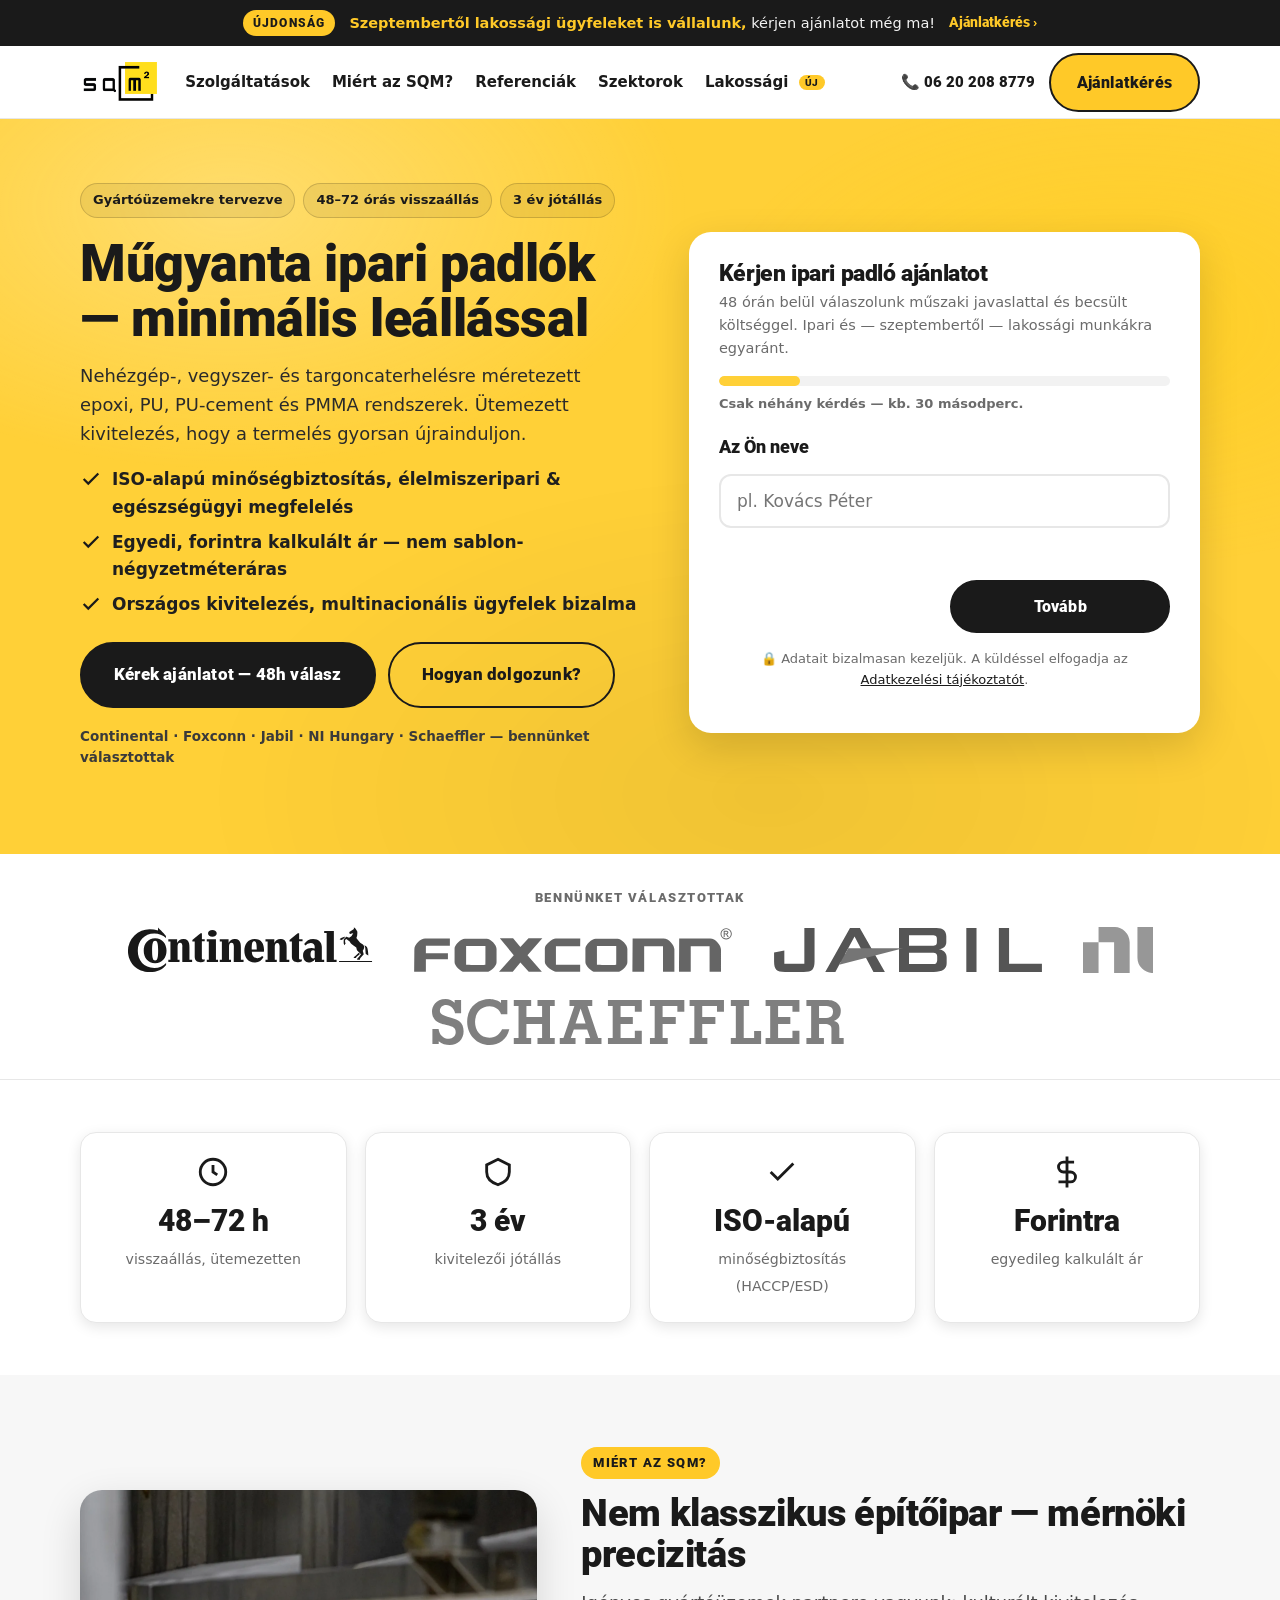
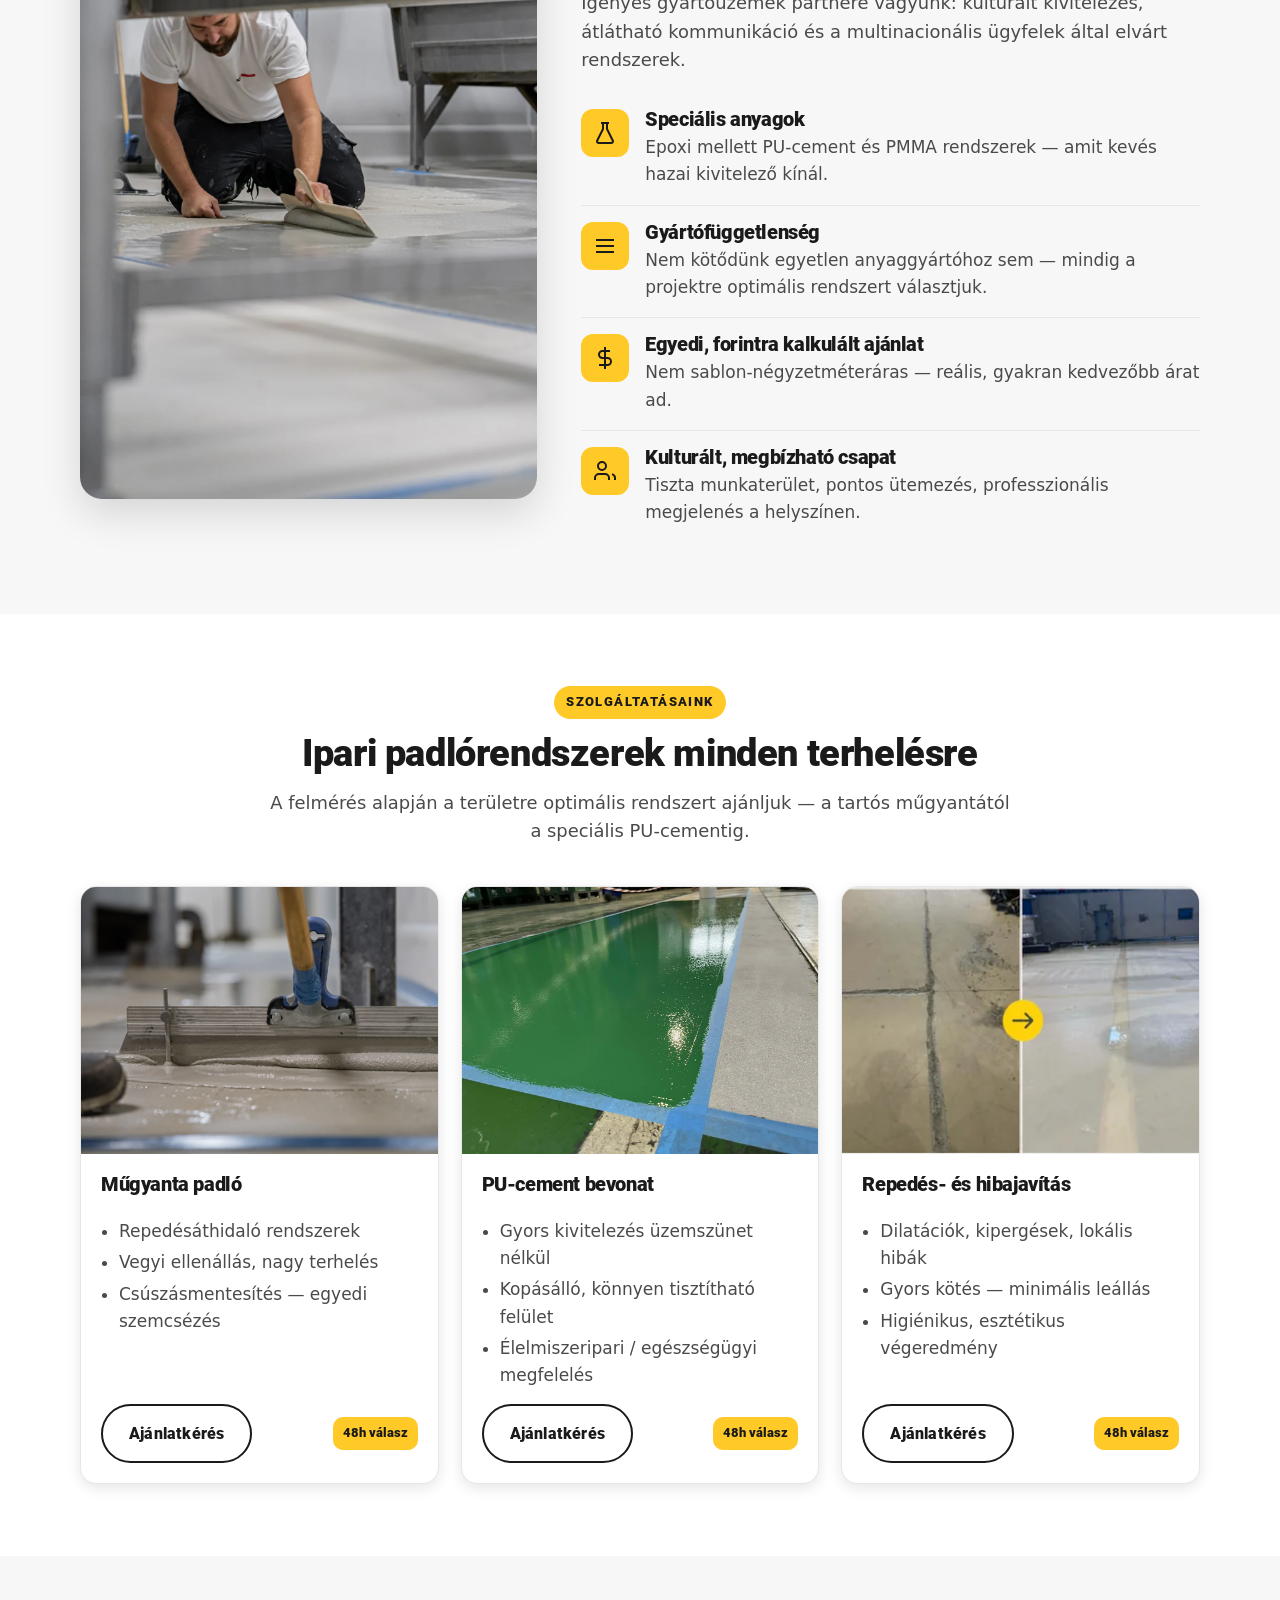
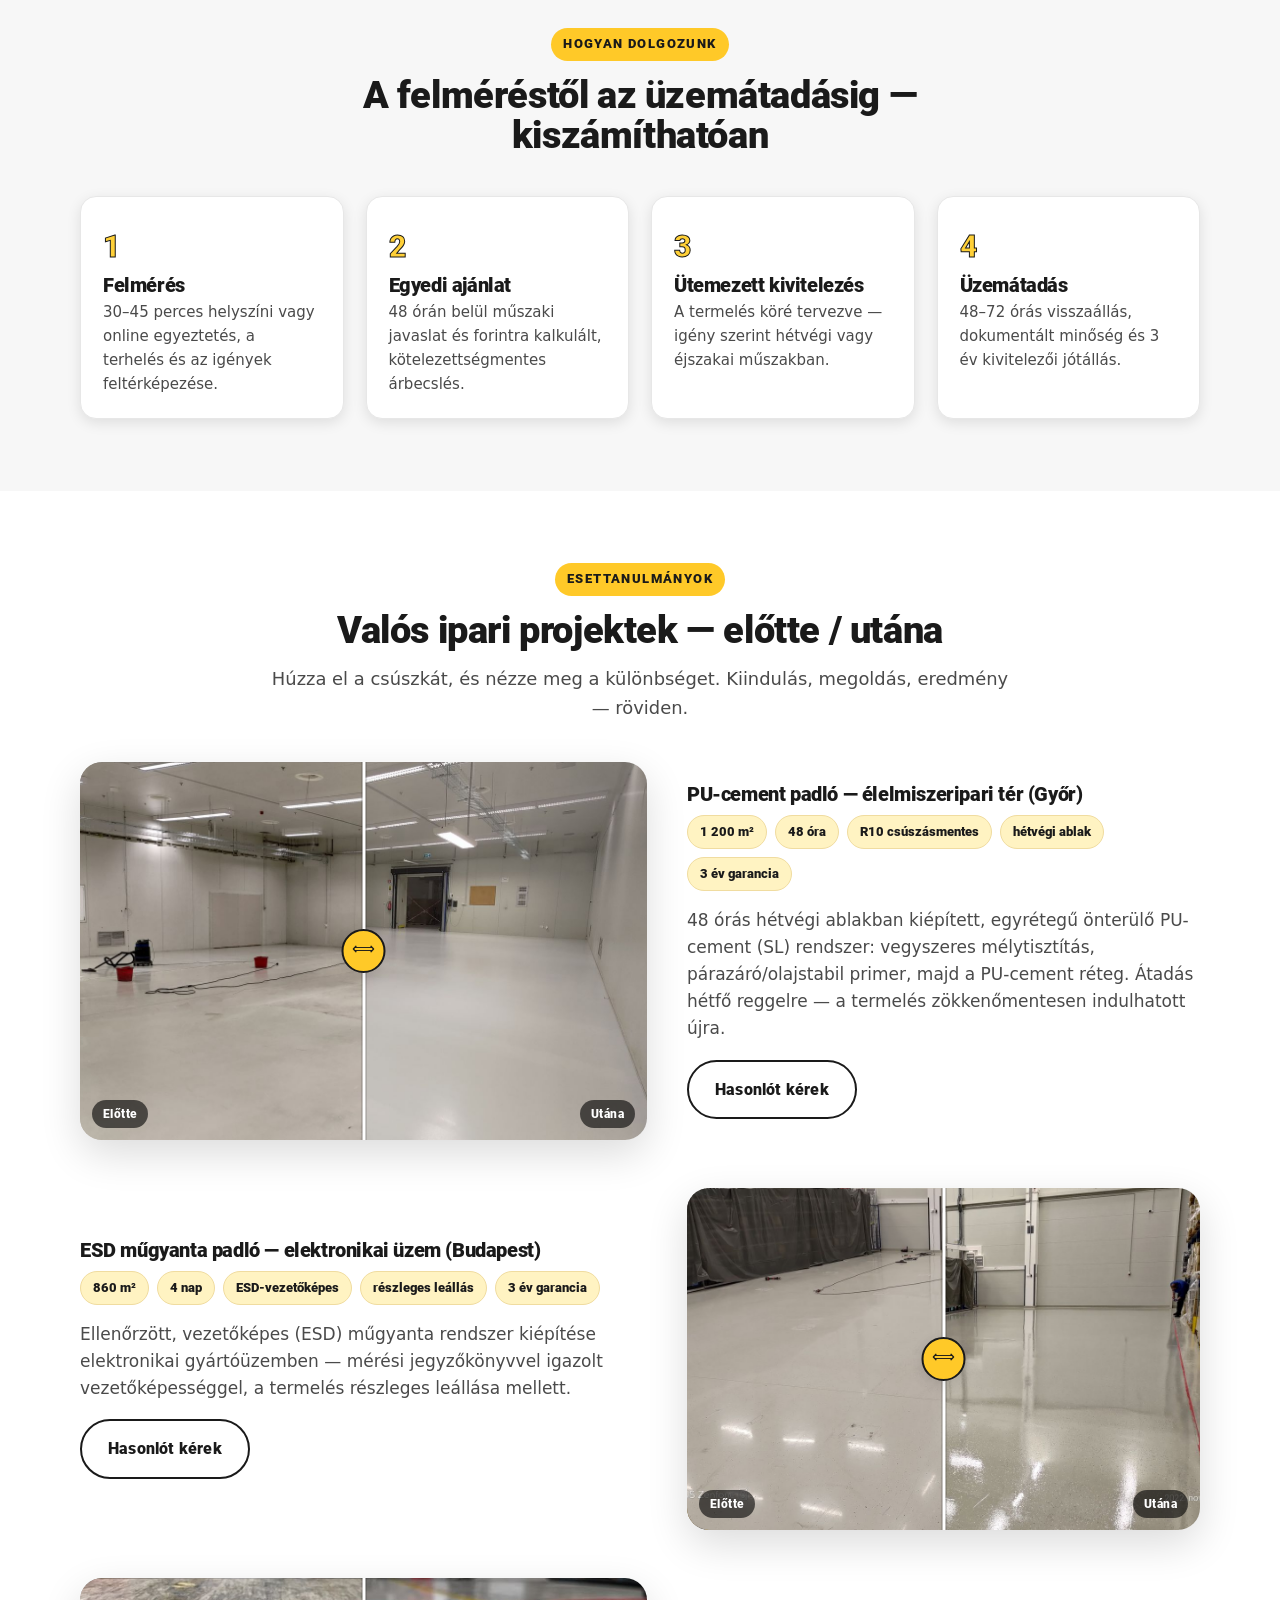
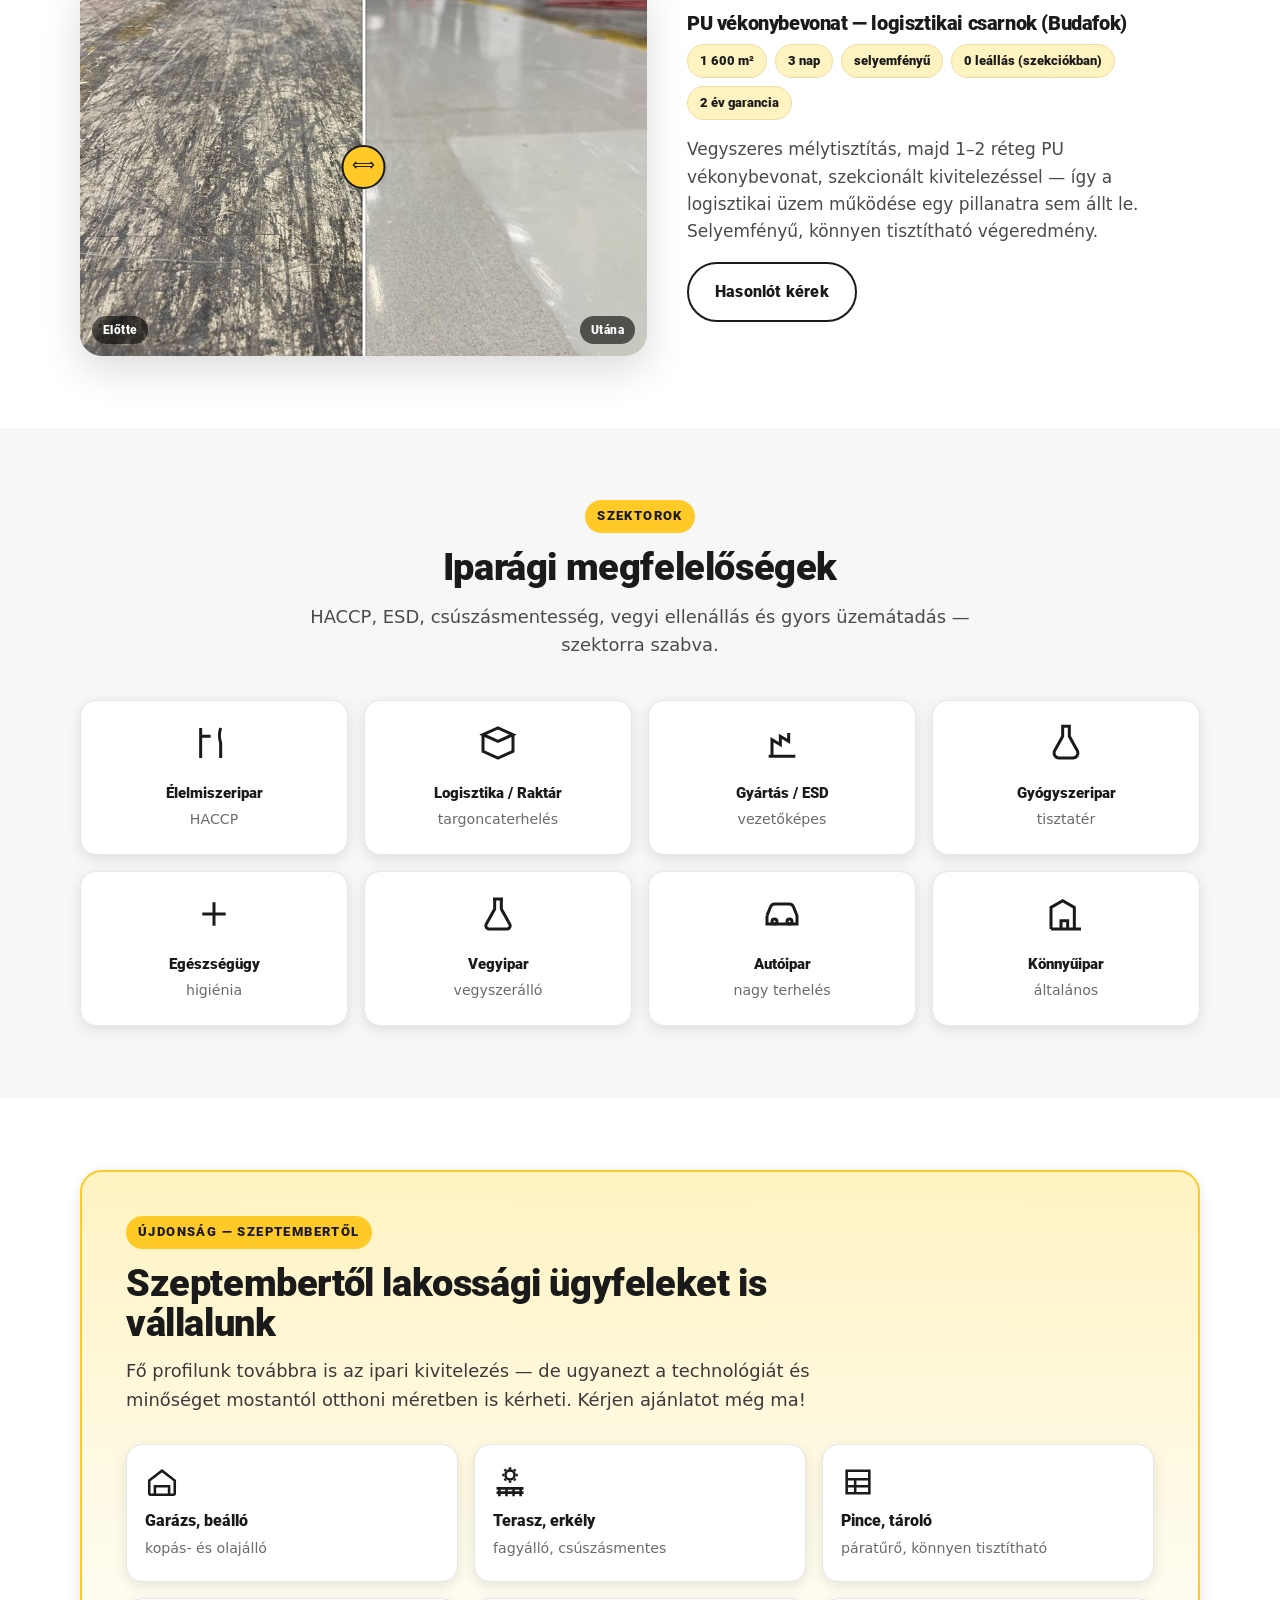
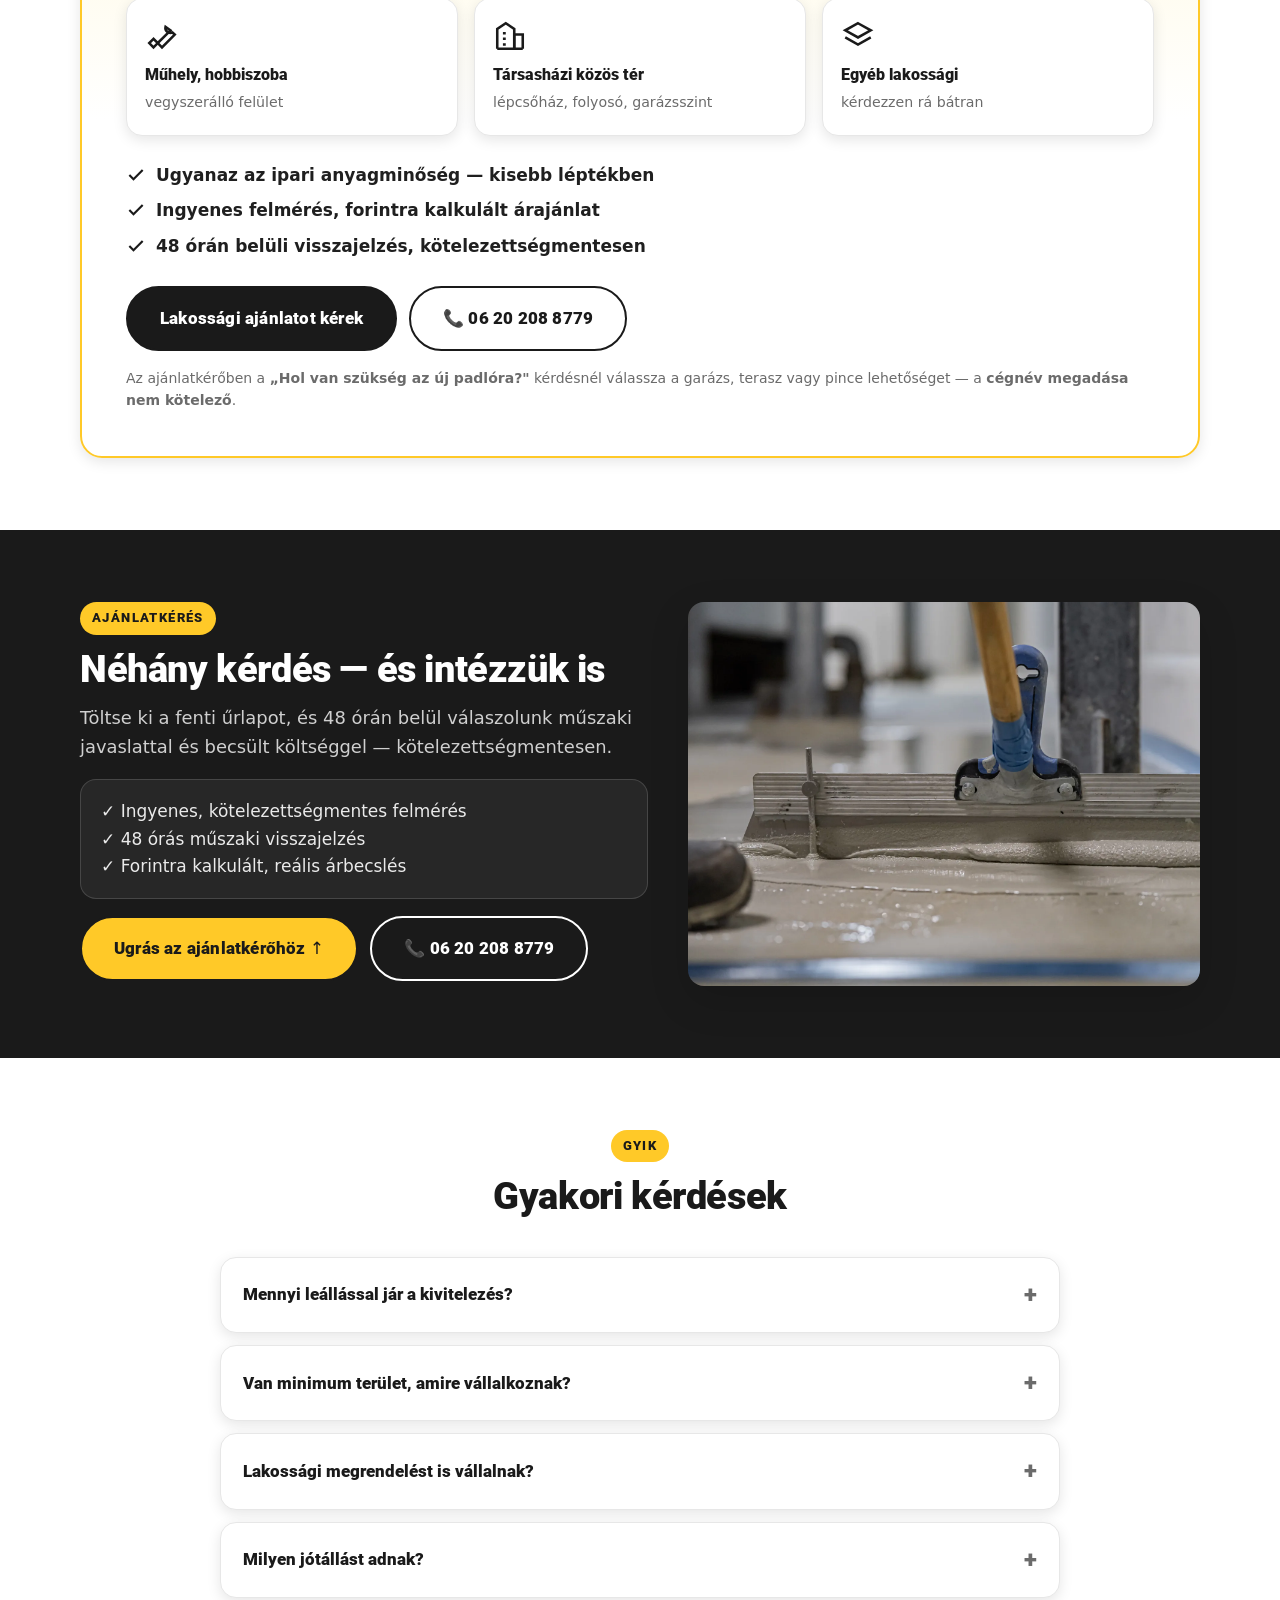
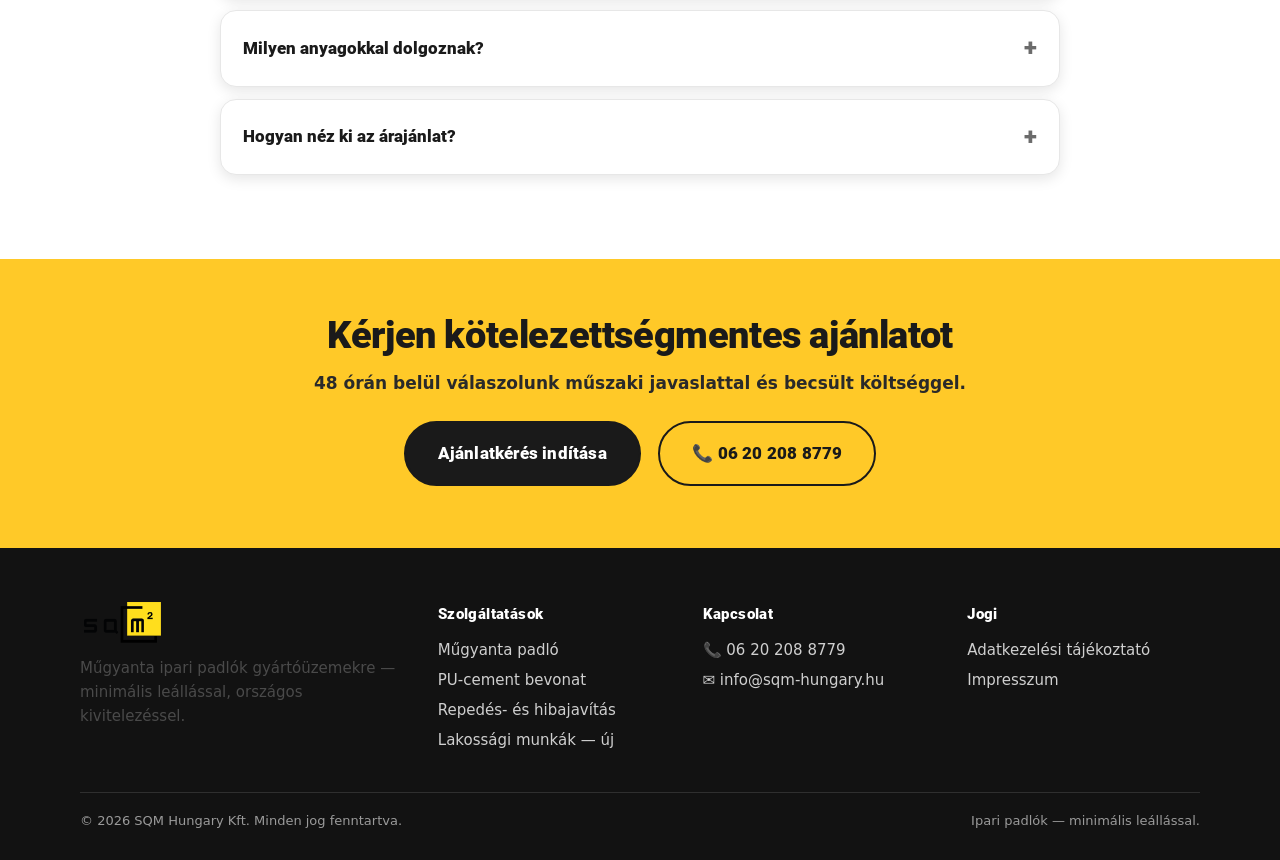
<file: design/index.html>
<!DOCTYPE html>
<html lang="hu">
<head>
<meta charset="utf-8">
<meta name="viewport" content="width=device-width, initial-scale=1.0">
<title>Ipari padló ajánlat — Műgyanta padló minimális leállással | SQM Hungary</title>
<meta name="description" content="Műgyanta ipari padlók gyártóüzemekre: epoxi, PU, PU-cement, PMMA. 48–72 órás visszaállás, 3 év jótállás, ISO-alapú minőség. Szeptembertől lakossági ügyfeleket is vállalunk — kérjen kötelezettségmentes ajánlatot még ma!">
<link rel="icon" href="assets/img/brand/favicon.png">

<!-- Open Graph (FB linkelőnézet) — éles OG-kép: AI-01, lásd 02-kepigeny-tablazat.md -->
<meta property="og:type" content="website">
<meta property="og:title" content="Ipari padló minimális leállással — SQM Hungary">
<meta property="og:description" content="Gyártóüzemekre tervezett műgyanta padlók, 48–72 órás visszaállással. Szeptembertől lakossági ügyfeleket is vállalunk — kérjen ajánlatot még ma!">
<meta property="og:image" content="assets/img/ai/AI-01.webp">

<link rel="stylesheet" href="assets/css/style.css">

<!-- A SITE_CONFIG-ot felülírhatod itt; egyébként az app.js alapértelmezést használ. -->
<script>
  window.SITE_CONFIG = {
    META_PIXEL_ID: "4713852072218611", /* éles Pixel ID */
    API_LEAD_PATH: "/api/lead",
    THANK_YOU_PATH: "koszonjuk-ajanlat/",   /* éles: "/koszonjuk-ajanlat" */
    LEAD_SOURCE: "leadgen-fb-ipari-padlo",
    LEAD_SOURCE_PARTIAL: "leadgen-fb-ipari-padlo-partial",
    PIXEL_CONTENT_NAME: "SQM Hungary ipari padló ajánlatkérés",
    PIXEL_CONTENT_CATEGORY: "facebook-b2b-leadgen-flooring",
    /* A form HÁTTERE: a Partner CRM nyilvános űrlap-végpontja fogadja a beküldést.
       Ha üresre állítod, az űrlap a korábbi módon, az /api/lead válaszára támaszkodik. */
    CRM_FORM_URL: "https://partnercrm.leadgensolution.hu/api/public/forms/042b261af69d38431554fd2a534c0ea7",
    CRM_FORM_KEY: "042b261af69d38431554fd2a534c0ea7",
    DEMO_MODE: false                   /* élesítve: az űrlap a CRM-be és a /api/lead-re is küld */
  };
</script>
</head>
<body>

<!-- ============ ÚJDONSÁG-SÁV (lakossági nyitás) ============ -->
<div class="topbar">
  <div class="wrap">
    <span class="topbar-tag">Újdonság</span>
    <p><b>Szeptembertől lakossági ügyfeleket is vállalunk,</b> kérjen ajánlatot még ma!</p>
    <a class="topbar-cta" href="#ajanlatkero">Ajánlatkérés ›</a>
  </div>
</div>

<!-- ============ FEJLÉC ============ -->
<header class="site-header">
  <div class="wrap">
    <a class="brand" href="#" aria-label="SQM Hungary"><img src="assets/img/brand/SQMlogo.png" alt="SQM Hungary logó"></a>
    <nav class="nav" id="nav">
      <a href="#szolgaltatasok">Szolgáltatások</a>
      <a href="#miert">Miért az SQM?</a>
      <a href="#referenciak">Referenciák</a>
      <a href="#szektorok">Szektorok</a>
      <a href="#lakossagi">Lakossági <span class="nav-new">új</span></a>
    </nav>
    <div class="header-actions">
      <a class="header-phone" href="tel:+36202088779">📞 06 20 208 8779</a>
      <a class="btn btn--yellow" href="#ajanlatkero">Ajánlatkérés</a>
      <button class="nav-toggle" aria-label="Menü" aria-expanded="false"><span></span></button>
    </div>
  </div>
</header>

<!-- ============ HERO ============ -->
<section class="hero">
  <div class="wrap hero-grid">
    <div class="hero-text">
      <div class="hero-badges">
        <span class="badge">Gyártóüzemekre tervezve</span>
        <span class="badge">48–72 órás visszaállás</span>
        <span class="badge">3 év jótállás</span>
      </div>
      <h1>Műgyanta ipari padlók — minimális leállással</h1>
      <p class="lead">Nehézgép-, vegyszer- és targoncaterhelésre méretezett epoxi, PU, PU-cement
        és PMMA rendszerek. Ütemezett kivitelezés, hogy a termelés gyorsan újrainduljon.</p>
      <ul class="hero-checks">
        <li><svg class="ic" width="22" height="22" viewBox="0 0 24 24" fill="none" stroke="currentColor" stroke-width="2.4"><path d="M20 6 9 17l-5-5"/></svg> ISO-alapú minőségbiztosítás, élelmiszeripari &amp; egészségügyi megfelelés</li>
        <li><svg class="ic" width="22" height="22" viewBox="0 0 24 24" fill="none" stroke="currentColor" stroke-width="2.4"><path d="M20 6 9 17l-5-5"/></svg> Egyedi, forintra kalkulált ár — nem sablon-négyzetméteráras</li>
        <li><svg class="ic" width="22" height="22" viewBox="0 0 24 24" fill="none" stroke="currentColor" stroke-width="2.4"><path d="M20 6 9 17l-5-5"/></svg> Országos kivitelezés, multinacionális ügyfelek bizalma</li>
      </ul>
      <div class="hero-cta">
        <a class="btn btn--lg" href="#ajanlatkero">Kérek ajánlatot — 48h válasz</a>
        <a class="btn btn--ghost btn--lg" href="#folyamat">Hogyan dolgozunk?</a>
      </div>
      <p class="hero-trust">Continental · Foxconn · Jabil · NI Hungary · Schaeffler — bennünket választottak</p>
    </div>
    <div class="hero-form reveal" id="ajanlatkero">
      <div class="lead-card">
        <h2 class="lead-card-title">Kérjen ipari padló ajánlatot</h2>
        <p class="lead-card-sub">48 órán belül válaszolunk műszaki javaslattal és becsült költséggel.
          Ipari és — szeptembertől — lakossági munkákra egyaránt.</p>
        <div class="progress"><span id="progress-bar"></span></div>
        <div class="progress-label" id="progress-label">Csak néhány kérdés — kb. 30 másodperc.</div>
        <form id="lead-form" novalidate>
          <input type="text" name="website" id="lf-hp" class="hp-field" tabindex="-1" autocomplete="off" aria-hidden="true">
          <div id="form-step"><!-- a lépéseket az app.js rendereli --></div>
          <p class="form-err" id="form-err" role="alert"></p>
          <div class="form-nav">
            <button type="button" class="btn btn--ghost" id="form-back" style="visibility:hidden">‹ Vissza</button>
            <button type="submit" class="btn" id="form-next">Tovább</button>
          </div>
          <p class="form-foot">🔒 Adatait bizalmasan kezeljük. A küldéssel elfogadja az
            <a href="https://sqm-hungary.hu/GDPR_SQM_HUNGARY.htm" target="_blank" rel="noopener noreferrer">Adatkezelési tájékoztatót</a>.</p>
        </form>
      </div>
    </div>
  </div>
</section>

<!-- ============ PARTNEREK ============ -->
<section class="partners">
  <div class="wrap">
    <div class="label">Bennünket választottak</div>
    <div class="partners-logos">
      <img src="assets/img/brand/partners/continental.svg" alt="Continental" loading="lazy">
      <img src="assets/img/brand/partners/foxconn.svg" alt="Foxconn" loading="lazy">
      <img src="assets/img/brand/partners/jabil.svg" alt="Jabil" loading="lazy">
      <img src="assets/img/brand/partners/ni.svg" alt="NI Hungary" loading="lazy">
      <img src="assets/img/brand/partners/schaeffler.svg" alt="Schaeffler" loading="lazy">
    </div>
  </div>
</section>

<!-- ============ USP SÁV ============ -->
<section class="section tight">
  <div class="wrap">
    <div class="stats">
      <div class="stat reveal">
        <svg width="34" height="34" viewBox="0 0 24 24" fill="none" stroke="#1A1A1A" stroke-width="2"><circle cx="12" cy="12" r="9"/><path d="M12 7v5l3 2"/></svg>
        <b>48–72 h</b><small>visszaállás, ütemezetten</small>
      </div>
      <div class="stat reveal">
        <svg width="34" height="34" viewBox="0 0 24 24" fill="none" stroke="#1A1A1A" stroke-width="2"><path d="M12 3l8 4v5c0 5-3.5 7.5-8 9-4.5-1.5-8-4-8-9V7z"/></svg>
        <b>3 év</b><small>kivitelezői jótállás</small>
      </div>
      <div class="stat reveal">
        <svg width="34" height="34" viewBox="0 0 24 24" fill="none" stroke="#1A1A1A" stroke-width="2"><path d="M20 6 9 17l-5-5"/></svg>
        <b>ISO-alapú</b><small>minőségbiztosítás (HACCP/ESD)</small>
      </div>
      <div class="stat reveal">
        <svg width="34" height="34" viewBox="0 0 24 24" fill="none" stroke="#1A1A1A" stroke-width="2"><path d="M12 1v22M17 5H9.5a3.5 3.5 0 0 0 0 7h5a3.5 3.5 0 0 1 0 7H6"/></svg>
        <b>Forintra</b><small>egyedileg kalkulált ár</small>
      </div>
    </div>
  </div>
</section>

<!-- ============ MIÉRT AZ SQM ============ -->
<section class="section section--soft" id="miert">
  <div class="wrap why-grid">
    <div class="why-media reveal">
      <img src="assets/img/foto/folyamat-elsimitas.webp" alt="SQM szakember műgyanta padlót simít egy gyártóüzemben">
    </div>
    <div>
      <span class="eyebrow">Miért az SQM?</span>
      <h2>Nem klasszikus építőipar — mérnöki precizitás</h2>
      <p class="lead">Igényes gyártóüzemek partnere vagyunk: kulturált kivitelezés, átlátható
        kommunikáció és a multinacionális ügyfelek által elvárt rendszerek.</p>

      <div class="feature reveal">
        <div class="ic"><svg width="24" height="24" viewBox="0 0 24 24" fill="none" stroke="#1A1A1A" stroke-width="2"><path d="M10 2v6L4 20a2 2 0 0 0 2 2h12a2 2 0 0 0 2-2L14 8V2"/><path d="M8 2h8"/></svg></div>
        <div><h3>Speciális anyagok</h3><p>Epoxi mellett PU-cement és PMMA rendszerek — amit kevés hazai kivitelező kínál.</p></div>
      </div>
      <div class="feature reveal">
        <div class="ic"><svg width="24" height="24" viewBox="0 0 24 24" fill="none" stroke="#1A1A1A" stroke-width="2"><path d="M3 12h18M3 6h18M3 18h18"/></svg></div>
        <div><h3>Gyártófüggetlenség</h3><p>Nem kötődünk egyetlen anyaggyártóhoz sem — mindig a projektre optimális rendszert választjuk.</p></div>
      </div>
      <div class="feature reveal">
        <div class="ic"><svg width="24" height="24" viewBox="0 0 24 24" fill="none" stroke="#1A1A1A" stroke-width="2"><path d="M12 1v22M17 5H9.5a3.5 3.5 0 0 0 0 7h5a3.5 3.5 0 0 1 0 7H6"/></svg></div>
        <div><h3>Egyedi, forintra kalkulált ajánlat</h3><p>Nem sablon-négyzetméteráras — reális, gyakran kedvezőbb árat ad.</p></div>
      </div>
      <div class="feature reveal">
        <div class="ic"><svg width="24" height="24" viewBox="0 0 24 24" fill="none" stroke="#1A1A1A" stroke-width="2"><path d="M16 21v-2a4 4 0 0 0-4-4H6a4 4 0 0 0-4 4v2"/><circle cx="9" cy="7" r="4"/><path d="M22 21v-2a4 4 0 0 0-3-3.87"/></svg></div>
        <div><h3>Kulturált, megbízható csapat</h3><p>Tiszta munkaterület, pontos ütemezés, professzionális megjelenés a helyszínen.</p></div>
      </div>
    </div>
  </div>
</section>

<!-- ============ SZOLGÁLTATÁSOK ============ -->
<section class="section" id="szolgaltatasok">
  <div class="wrap center">
    <div class="section-head">
      <span class="eyebrow">Szolgáltatásaink</span>
      <h2>Ipari padlórendszerek minden terhelésre</h2>
      <p class="lead">A felmérés alapján a területre optimális rendszert ajánljuk — a tartós műgyantától a speciális PU-cementig.</p>
    </div>
    <div class="grid grid-3" style="text-align:left">
      <article class="card reveal">
        <div class="card-media"><img src="assets/img/foto/folyamat-onterules.webp" alt="Műgyanta önterülő padló"></div>
        <div class="card-body">
          <h3>Műgyanta padló</h3>
          <ul><li>Repedésáthidaló rendszerek</li><li>Vegyi ellenállás, nagy terhelés</li><li>Csúszásmentesítés — egyedi szemcsézés</li></ul>
          <div class="card-foot"><a class="btn btn--ghost" href="#ajanlatkero">Ajánlatkérés</a><span class="badge-48">48h válasz</span></div>
        </div>
      </article>
      <article class="card reveal">
        <div class="card-media"><img src="assets/img/ai/AI-02.webp" alt="PU-cement bevonat ipari padló" loading="lazy"></div>
        <div class="card-body">
          <h3>PU-cement bevonat</h3>
          <ul><li>Gyors kivitelezés üzemszünet nélkül</li><li>Kopásálló, könnyen tisztítható felület</li><li>Élelmiszeripari / egészségügyi megfelelés</li></ul>
          <div class="card-foot"><a class="btn btn--ghost" href="#ajanlatkero">Ajánlatkérés</a><span class="badge-48">48h válasz</span></div>
        </div>
      </article>
      <article class="card reveal">
        <div class="card-media"><img src="assets/img/ai/AI-03.webp" alt="Ipari padló repedés- és hibajavítás" loading="lazy"></div>
        <div class="card-body">
          <h3>Repedés- és hibajavítás</h3>
          <ul><li>Dilatációk, kipergések, lokális hibák</li><li>Gyors kötés — minimális leállás</li><li>Higiénikus, esztétikus végeredmény</li></ul>
          <div class="card-foot"><a class="btn btn--ghost" href="#ajanlatkero">Ajánlatkérés</a><span class="badge-48">48h válasz</span></div>
        </div>
      </article>
    </div>
  </div>
</section>

<!-- ============ FOLYAMAT ============ -->
<section class="section section--soft" id="folyamat">
  <div class="wrap center">
    <div class="section-head">
      <span class="eyebrow">Hogyan dolgozunk</span>
      <h2>A felméréstől az üzemátadásig — kiszámíthatóan</h2>
    </div>
    <div class="steps" style="text-align:left">
      <div class="step reveal"><div class="num">1</div><h3>Felmérés</h3><p>30–45 perces helyszíni vagy online egyeztetés, a terhelés és az igények feltérképezése.</p></div>
      <div class="step reveal"><div class="num">2</div><h3>Egyedi ajánlat</h3><p>48 órán belül műszaki javaslat és forintra kalkulált, kötelezettségmentes árbecslés.</p></div>
      <div class="step reveal"><div class="num">3</div><h3>Ütemezett kivitelezés</h3><p>A termelés köré tervezve — igény szerint hétvégi vagy éjszakai műszakban.</p></div>
      <div class="step reveal"><div class="num">4</div><h3>Üzemátadás</h3><p>48–72 órás visszaállás, dokumentált minőség és 3 év kivitelezői jótállás.</p></div>
    </div>
  </div>
</section>

<!-- ============ REFERENCIÁK / ESETTANULMÁNYOK ============ -->
<section class="section" id="referenciak">
  <div class="wrap center">
    <div class="section-head">
      <span class="eyebrow">Esettanulmányok</span>
      <h2>Valós ipari projektek — előtte / utána</h2>
      <p class="lead">Húzza el a csúszkát, és nézze meg a különbséget. Kiindulás, megoldás, eredmény — röviden.</p>
    </div>

    <div class="cases">
      <!-- 1 -->
      <article class="case reveal">
        <div class="case-media">
          <div class="ba" data-ba style="--pos:50%">
            <img class="ba-after" src="assets/img/cases/01-utana.jpg" alt="Élelmiszeripari PU-cement padló — utána" loading="lazy">
            <img class="ba-before" src="assets/img/cases/01-elotte.jpg" alt="Élelmiszeripari padló — előtte" loading="lazy">
            <input class="ba-range" type="range" min="0" max="100" value="50" aria-label="Előtte / utána csúszka">
            <span class="ba-handle" aria-hidden="true"></span>
            <span class="ba-label ba-label-before">Előtte</span>
            <span class="ba-label ba-label-after">Utána</span>
          </div>
        </div>
        <div class="case-content">
          <h3>PU-cement padló — élelmiszeripari tér (Győr)</h3>
          <div class="case-tags">
            <span>1 200 m²</span><span>48 óra</span><span>R10 csúszásmentes</span><span>hétvégi ablak</span><span>3 év garancia</span>
          </div>
          <p>48 órás hétvégi ablakban kiépített, egyrétegű önterülő PU-cement (SL) rendszer:
            vegyszeres mélytisztítás, párazáró/olajstabil primer, majd a PU-cement réteg.
            Átadás hétfő reggelre — a termelés zökkenőmentesen indulhatott újra.</p>
          <a class="btn btn--ghost" href="#ajanlatkero">Hasonlót kérek</a>
        </div>
      </article>

      <!-- 2 -->
      <article class="case reveal">
        <div class="case-media">
          <div class="ba" data-ba style="--pos:50%">
            <img class="ba-after" src="assets/img/cases/02-utana.jpg" alt="ESD műgyanta padló — utána" loading="lazy">
            <img class="ba-before" src="assets/img/cases/02-elotte.jpg" alt="Elektronikai üzem padlója — előtte" loading="lazy">
            <input class="ba-range" type="range" min="0" max="100" value="50" aria-label="Előtte / utána csúszka">
            <span class="ba-handle" aria-hidden="true"></span>
            <span class="ba-label ba-label-before">Előtte</span>
            <span class="ba-label ba-label-after">Utána</span>
          </div>
        </div>
        <div class="case-content">
          <h3>ESD műgyanta padló — elektronikai üzem (Budapest)</h3>
          <div class="case-tags">
            <span>860 m²</span><span>4 nap</span><span>ESD-vezetőképes</span><span>részleges leállás</span><span>3 év garancia</span>
          </div>
          <p>Ellenőrzött, vezetőképes (ESD) műgyanta rendszer kiépítése elektronikai
            gyártóüzemben — mérési jegyzőkönyvvel igazolt vezetőképességgel, a termelés
            részleges leállása mellett.</p>
          <a class="btn btn--ghost" href="#ajanlatkero">Hasonlót kérek</a>
        </div>
      </article>

      <!-- 3 -->
      <article class="case reveal">
        <div class="case-media">
          <div class="ba" data-ba style="--pos:50%">
            <img class="ba-after" src="assets/img/cases/03-utana.jpg" alt="Logisztikai PU vékonybevonat — utána" loading="lazy">
            <img class="ba-before" src="assets/img/cases/03-elotte.jpg" alt="Logisztikai csarnok padlója — előtte" loading="lazy">
            <input class="ba-range" type="range" min="0" max="100" value="50" aria-label="Előtte / utána csúszka">
            <span class="ba-handle" aria-hidden="true"></span>
            <span class="ba-label ba-label-before">Előtte</span>
            <span class="ba-label ba-label-after">Utána</span>
          </div>
        </div>
        <div class="case-content">
          <h3>PU vékonybevonat — logisztikai csarnok (Budafok)</h3>
          <div class="case-tags">
            <span>1 600 m²</span><span>3 nap</span><span>selyemfényű</span><span>0 leállás (szekciókban)</span><span>2 év garancia</span>
          </div>
          <p>Vegyszeres mélytisztítás, majd 1–2 réteg PU vékonybevonat, szekcionált
            kivitelezéssel — így a logisztikai üzem működése egy pillanatra sem állt le.
            Selyemfényű, könnyen tisztítható végeredmény.</p>
          <a class="btn btn--ghost" href="#ajanlatkero">Hasonlót kérek</a>
        </div>
      </article>
    </div>
  </div>
</section>

<!-- ============ SZEKTOROK ============ -->
<section class="section section--soft" id="szektorok">
  <div class="wrap center">
    <div class="section-head">
      <span class="eyebrow">Szektorok</span>
      <h2>Iparági megfelelőségek</h2>
      <p class="lead">HACCP, ESD, csúszásmentesség, vegyi ellenállás és gyors üzemátadás — szektorra szabva.</p>
    </div>
    <div class="sectors-grid">
      <div class="sector reveal"><div class="ic"><svg viewBox="0 0 24 24" width="40" height="40" fill="none" stroke="#1A1A1A" stroke-width="1.8"><path d="M4 3v18M4 8h6M16 3c-1 3-1 6 0 9v9"/></svg></div><b>Élelmiszeripar</b><small>HACCP</small></div>
      <div class="sector reveal"><div class="ic"><svg viewBox="0 0 24 24" width="40" height="40" fill="none" stroke="#1A1A1A" stroke-width="1.8"><path d="M3 7l9-4 9 4-9 4-9-4zM3 7v10l9 4 9-4V7"/></svg></div><b>Logisztika / Raktár</b><small>targoncaterhelés</small></div>
      <div class="sector reveal"><div class="ic"><svg viewBox="0 0 24 24" width="40" height="40" fill="none" stroke="#1A1A1A" stroke-width="1.8"><path d="M4 20h16M6 20V10l5 3V8l5 3V6"/></svg></div><b>Gyártás / ESD</b><small>vezetőképes</small></div>
      <div class="sector reveal"><div class="ic"><svg viewBox="0 0 24 24" width="40" height="40" fill="none" stroke="#1A1A1A" stroke-width="1.8"><path d="M10 2h4v6l5 9a3 3 0 0 1-3 4H8a3 3 0 0 1-3-4l5-9V2z"/></svg></div><b>Gyógyszeripar</b><small>tisztatér</small></div>
      <div class="sector reveal"><div class="ic"><svg viewBox="0 0 24 24" width="40" height="40" fill="none" stroke="#1A1A1A" stroke-width="1.8"><path d="M12 5v14M5 12h14"/></svg></div><b>Egészségügy</b><small>higiénia</small></div>
      <div class="sector reveal"><div class="ic"><svg viewBox="0 0 24 24" width="40" height="40" fill="none" stroke="#1A1A1A" stroke-width="1.8"><path d="M9 3h6M10 3v6l-5 9a2 2 0 0 0 2 3h10a2 2 0 0 0 2-3l-5-9V3"/></svg></div><b>Vegyipar</b><small>vegyszerálló</small></div>
      <div class="sector reveal"><div class="ic"><svg viewBox="0 0 24 24" width="40" height="40" fill="none" stroke="#1A1A1A" stroke-width="1.8"><path d="M3 13l2-5a3 3 0 0 1 3-2h8a3 3 0 0 1 3 2l2 5v5h-3M3 13v5h3M6 18h12"/><circle cx="7.5" cy="16.5" r="1.5"/><circle cx="16.5" cy="16.5" r="1.5"/></svg></div><b>Autóipar</b><small>nagy terhelés</small></div>
      <div class="sector reveal"><div class="ic"><svg viewBox="0 0 24 24" width="40" height="40" fill="none" stroke="#1A1A1A" stroke-width="1.8"><path d="M3 21V8l7-4 7 4v13M3 21h18M9 21v-5h4v5"/></svg></div><b>Könnyűipar</b><small>általános</small></div>
    </div>
  </div>
</section>

<!-- ============ LAKOSSÁGI (ÚJ — szeptembertől) ============ -->
<section class="section res-section" id="lakossagi">
  <div class="wrap">
    <div class="res-card reveal">
      <div class="res-head">
        <span class="eyebrow">Újdonság — szeptembertől</span>
        <h2>Szeptembertől lakossági ügyfeleket is vállalunk</h2>
        <p class="lead">Fő profilunk továbbra is az ipari kivitelezés — de ugyanezt a technológiát
          és minőséget mostantól otthoni méretben is kérheti. Kérjen ajánlatot még ma!</p>
      </div>

      <div class="res-grid">
        <div class="res-item">
          <div class="ic"><svg viewBox="0 0 24 24" width="34" height="34" fill="none" stroke="#1A1A1A" stroke-width="1.8"><path d="M3 11l9-7 9 7v9a1 1 0 0 1-1 1H4a1 1 0 0 1-1-1z"/><path d="M7 21v-6h10v6"/></svg></div>
          <b>Garázs, beálló</b><small>kopás- és olajálló</small>
        </div>
        <div class="res-item">
          <div class="ic"><svg viewBox="0 0 24 24" width="34" height="34" fill="none" stroke="#1A1A1A" stroke-width="1.8"><circle cx="12" cy="7" r="3.2"/><path d="M12 1.5v1.4M12 11.1v1.4M17.5 7h-1.4M7.9 7H6.5M15.9 3.1l-1 1M9.1 9.9l-1 1M15.9 10.9l-1-1M9.1 4.1l-1-1"/><path d="M2.5 16.5h19M4.5 16.5V22M9.5 16.5V22M14.5 16.5V22M19.5 16.5V22M2.5 19.5h19"/></svg></div>
          <b>Terasz, erkély</b><small>fagyálló, csúszásmentes</small>
        </div>
        <div class="res-item">
          <div class="ic"><svg viewBox="0 0 24 24" width="34" height="34" fill="none" stroke="#1A1A1A" stroke-width="1.8"><path d="M4 4h16v16H4z"/><path d="M4 10h16M4 15h16M10 10v10"/></svg></div>
          <b>Pince, tároló</b><small>páratűrő, könnyen tisztítható</small>
        </div>
        <div class="res-item">
          <div class="ic"><svg viewBox="0 0 24 24" width="34" height="34" fill="none" stroke="#1A1A1A" stroke-width="1.8"><path d="M14.5 5.5a3.5 3.5 0 0 0 4.9 4L21 11l-9 9-3-3 9-9z"/><path d="M6 14l-3 3 3 3 3-3z"/></svg></div>
          <b>Műhely, hobbiszoba</b><small>vegyszerálló felület</small>
        </div>
        <div class="res-item">
          <div class="ic"><svg viewBox="0 0 24 24" width="34" height="34" fill="none" stroke="#1A1A1A" stroke-width="1.8"><path d="M3 21V7l6-4 6 4v14"/><path d="M15 21V11h6v10M3 21h18"/><path d="M7 10h2M7 14h2M7 18h2"/></svg></div>
          <b>Társasházi közös tér</b><small>lépcsőház, folyosó, garázsszint</small>
        </div>
        <div class="res-item">
          <div class="ic"><svg viewBox="0 0 24 24" width="34" height="34" fill="none" stroke="#1A1A1A" stroke-width="1.8"><path d="M12 3l9 5-9 5-9-5z"/><path d="M3 13l9 5 9-5"/></svg></div>
          <b>Egyéb lakossági</b><small>kérdezzen rá bátran</small>
        </div>
      </div>

      <ul class="res-checks">
        <li><svg class="ic" width="20" height="20" viewBox="0 0 24 24" fill="none" stroke="currentColor" stroke-width="2.6"><path d="M20 6 9 17l-5-5"/></svg> Ugyanaz az ipari anyagminőség — kisebb léptékben</li>
        <li><svg class="ic" width="20" height="20" viewBox="0 0 24 24" fill="none" stroke="currentColor" stroke-width="2.6"><path d="M20 6 9 17l-5-5"/></svg> Ingyenes felmérés, forintra kalkulált árajánlat</li>
        <li><svg class="ic" width="20" height="20" viewBox="0 0 24 24" fill="none" stroke="currentColor" stroke-width="2.6"><path d="M20 6 9 17l-5-5"/></svg> 48 órán belüli visszajelzés, kötelezettségmentesen</li>
      </ul>

      <div class="res-foot">
        <a class="btn btn--lg" href="#ajanlatkero">Lakossági ajánlatot kérek</a>
        <a class="btn btn--ghost btn--lg" href="tel:+36202088779">📞 06 20 208 8779</a>
      </div>
      <p class="res-note">Az ajánlatkérőben a <b>„Hol van szükség az új padlóra?"</b> kérdésnél válassza
        a garázs, terasz vagy pince lehetőséget — a <b>cégnév megadása nem kötelező</b>.</p>
    </div>
  </div>
</section>

<!-- ============ ŰRLAP ============ -->
<section class="section form-section" id="ajanlatkero-info">
  <div class="wrap form-grid">
    <div class="form-intro">
      <span class="eyebrow">Ajánlatkérés</span>
      <h2>Néhány kérdés — és intézzük is</h2>
      <p class="lead">Töltse ki a fenti űrlapot, és 48 órán belül válaszolunk műszaki
        javaslattal és becsült költséggel — kötelezettségmentesen.</p>
      <ul class="why-now" style="list-style:none; padding:18px 20px; margin-top:8px;">
        <li>✓ Ingyenes, kötelezettségmentes felmérés</li>
        <li>✓ 48 órás műszaki visszajelzés</li>
        <li>✓ Forintra kalkulált, reális árbecslés</li>
      </ul>
      <div class="form-cta">
        <a class="btn btn--yellow btn--lg" href="#ajanlatkero">Ugrás az ajánlatkérőhöz ↑</a>
        <a class="btn btn--ghost btn--lg" href="tel:+36202088779" style="color:#fff;border-color:#fff;">📞 06 20 208 8779</a>
      </div>
    </div>

    <div class="form-media reveal">
      <img src="assets/img/foto/folyamat-onterules.webp" alt="Önterülő műgyanta padló kivitelezése ipari üzemben" loading="lazy">
    </div>
  </div>
</section>

<!-- ============ GYIK ============ -->
<section class="section">
  <div class="wrap center">
    <div class="section-head"><span class="eyebrow">GYIK</span><h2>Gyakori kérdések</h2></div>
    <div class="faq" style="text-align:left">
      <details><summary>Mennyi leállással jár a kivitelezés?</summary><div class="faq-body">Ütemezett munkavégzéssel dolgozunk, jellemzően 48–72 órás visszaállással. Igény szerint hétvégi vagy éjszakai műszakban végezzük a munkát, hogy a termelés minél előbb újrainduljon.</div></details>
      <details><summary>Van minimum terület, amire vállalkoznak?</summary><div class="faq-body">Fő profilunk az ipari kivitelezés (gyártóüzemek, raktárak, élelmiszer- és gyógyszeripari létesítmények), és a nagy felületeket tudjuk a legkedvezőbben árazni. <b>Szeptembertől kisebb, lakossági munkákat is vállalunk</b> — a pontos terjedelmet a felmérésen egyeztetjük.</div></details>
      <details><summary>Lakossági megrendelést is vállalnak?</summary><div class="faq-body">Igen — <b>szeptembertől lakossági ügyfeleket is vállalunk</b>: garázs, beálló, terasz, pince, tároló, műhely és társasházi közös terek (lépcsőház, folyosó, garázsszint). Ugyanazokkal az ipari anyagokkal és technológiával dolgozunk, csak kisebb léptékben. Az ajánlatkérőben a „Hol van szükség az új padlóra?" kérdésnél válassza a garázs, terasz vagy pince lehetőséget — a cégnév megadása nem kötelező.</div></details>
      <details><summary>Milyen jótállást adnak?</summary><div class="faq-body">3 év kivitelezői jótállást biztosítunk, ISO-alapú minőségbiztosítással és dokumentált munkafolyamattal.</div></details>
      <details><summary>Milyen anyagokkal dolgoznak?</summary><div class="faq-body">Epoxi, PU, PU-cement és PMMA rendszerekkel — gyártófüggetlenül. Mindig a projektre optimális anyagot választjuk az ár és a műszaki igények alapján.</div></details>
      <details><summary>Hogyan néz ki az árajánlat?</summary><div class="faq-body">Nem sablon-négyzetméteráras becslést adunk: minden ajánlatot egyedileg, forintra kalkulálunk, így reális és gyakran kedvezőbb árat kap.</div></details>
    </div>
  </div>
</section>

<!-- ============ ZÁRÓ CTA ============ -->
<section class="cta-band">
  <div class="wrap">
    <h2>Kérjen kötelezettségmentes ajánlatot</h2>
    <p style="color:#2a2a2a; font-weight:600;">48 órán belül válaszolunk műszaki javaslattal és becsült költséggel.</p>
    <a class="btn btn--lg" href="#ajanlatkero">Ajánlatkérés indítása</a>
    <a class="btn btn--ghost btn--lg" href="tel:+36202088779">📞 06 20 208 8779</a>
  </div>
</section>

<!-- ============ LÁBLÉC ============ -->
<footer class="site-footer">
  <div class="wrap">
    <div class="footer-grid">
      <div>
        <img src="assets/img/brand/SQMlogo.png" alt="SQM Hungary">
        <p>Műgyanta ipari padlók gyártóüzemekre — minimális leállással, országos kivitelezéssel.</p>
      </div>
      <div>
        <h4>Szolgáltatások</h4>
        <a href="#szolgaltatasok">Műgyanta padló</a>
        <a href="#szolgaltatasok">PU-cement bevonat</a>
        <a href="#szolgaltatasok">Repedés- és hibajavítás</a>
        <a href="#lakossagi">Lakossági munkák — új</a>
      </div>
      <div>
        <h4>Kapcsolat</h4>
        <a href="tel:+36202088779">📞 06 20 208 8779</a>
        <a href="mailto:info@sqm-hungary.hu">✉️ info@sqm-hungary.hu</a>
      </div>
      <div>
        <h4>Jogi</h4>
        <a href="https://sqm-hungary.hu/GDPR_SQM_HUNGARY.htm" target="_blank" rel="noopener noreferrer">Adatkezelési tájékoztató</a>
        <a href="#">Impresszum</a>
      </div>
    </div>
    <div class="footer-bottom">
      <span>© 2026 SQM Hungary Kft. Minden jog fenntartva.</span>
      <span>Ipari padlók — minimális leállással.</span>
    </div>
  </div>
</footer>

<script src="assets/js/app.js"></script>
</body>
</html>
</file>
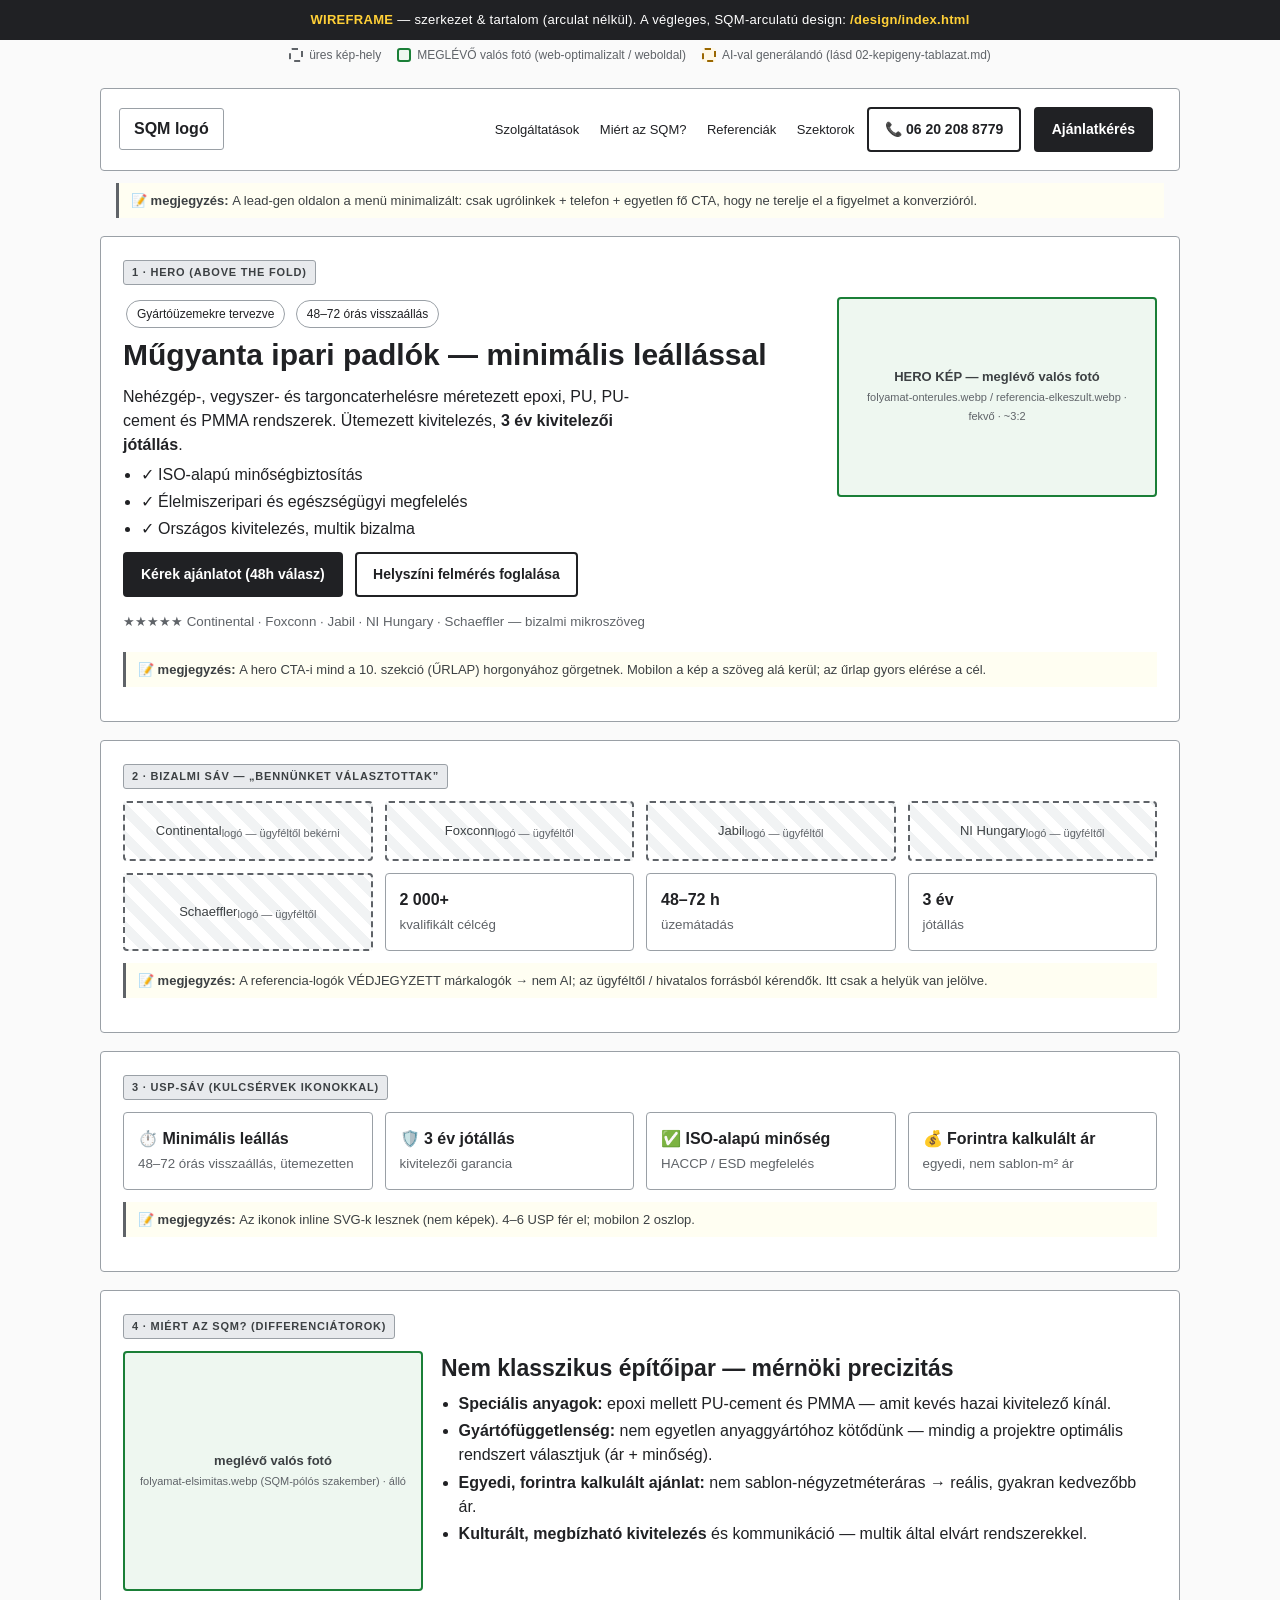
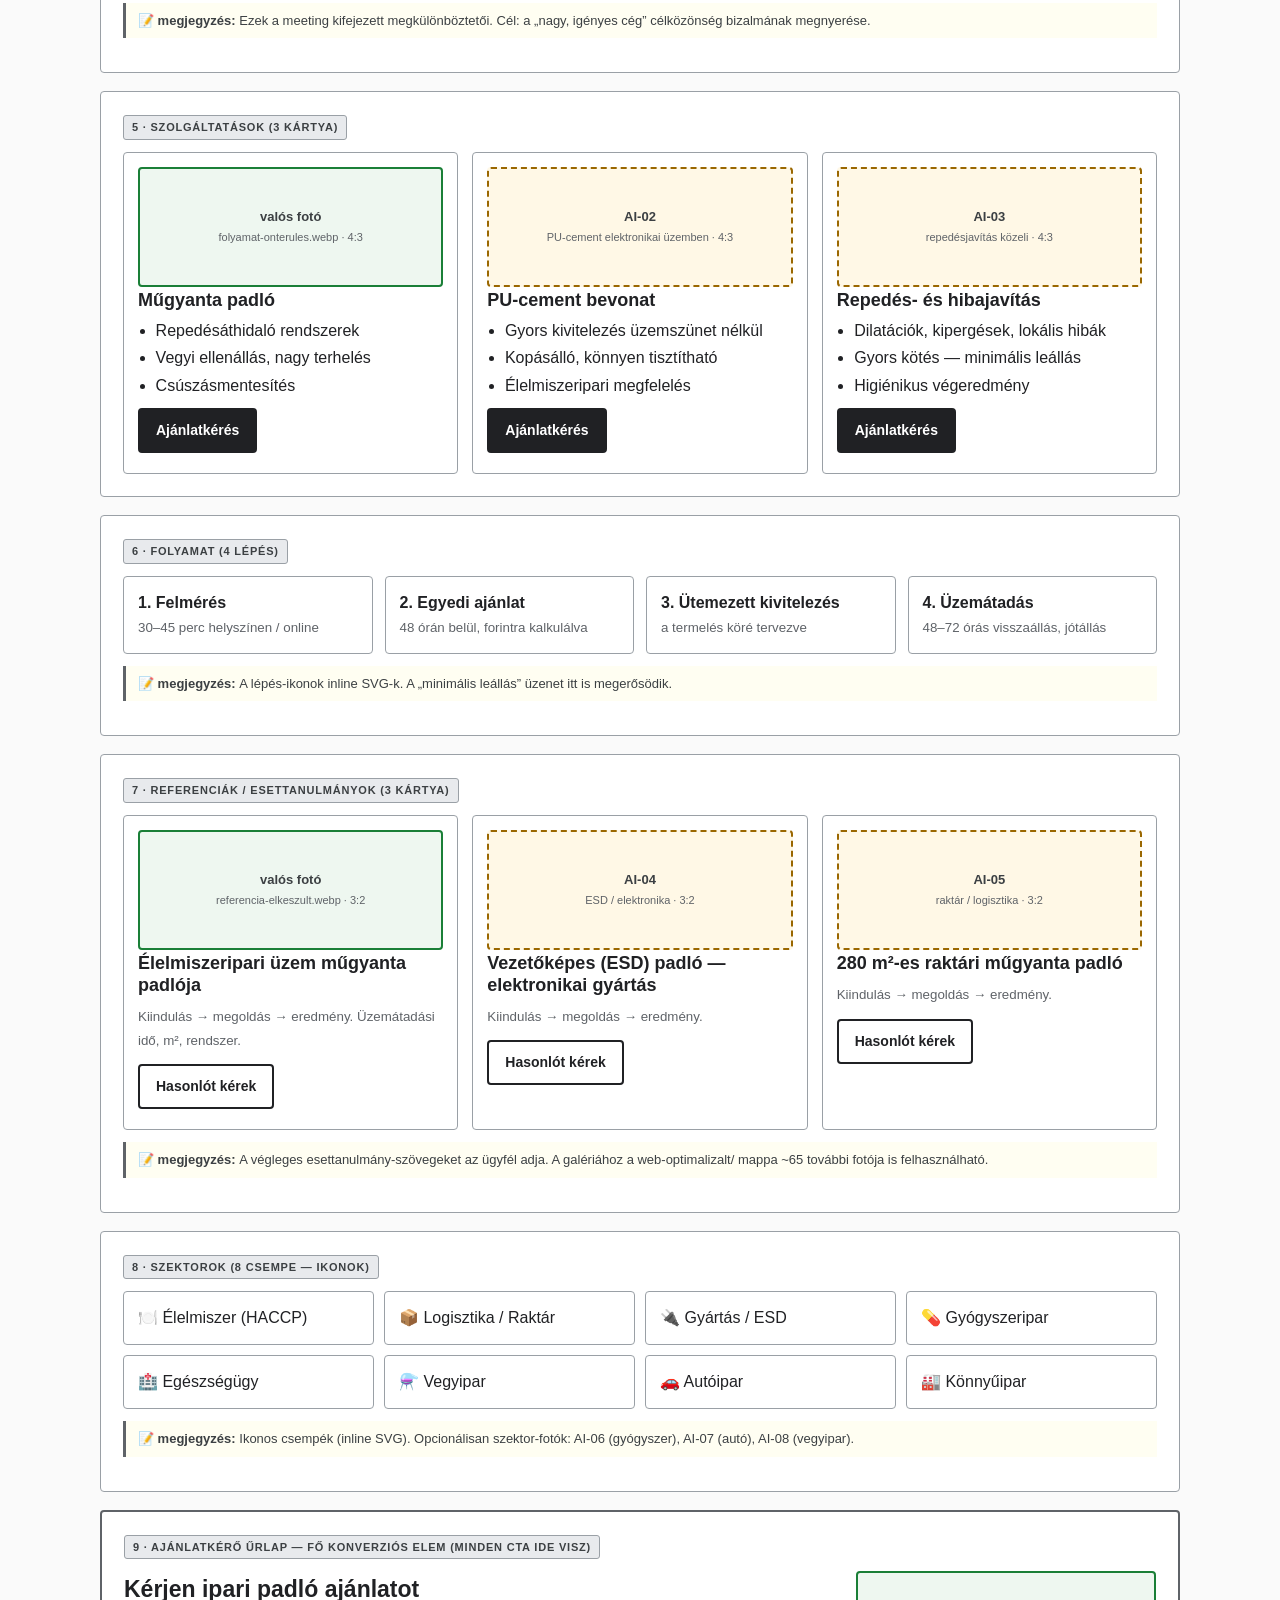
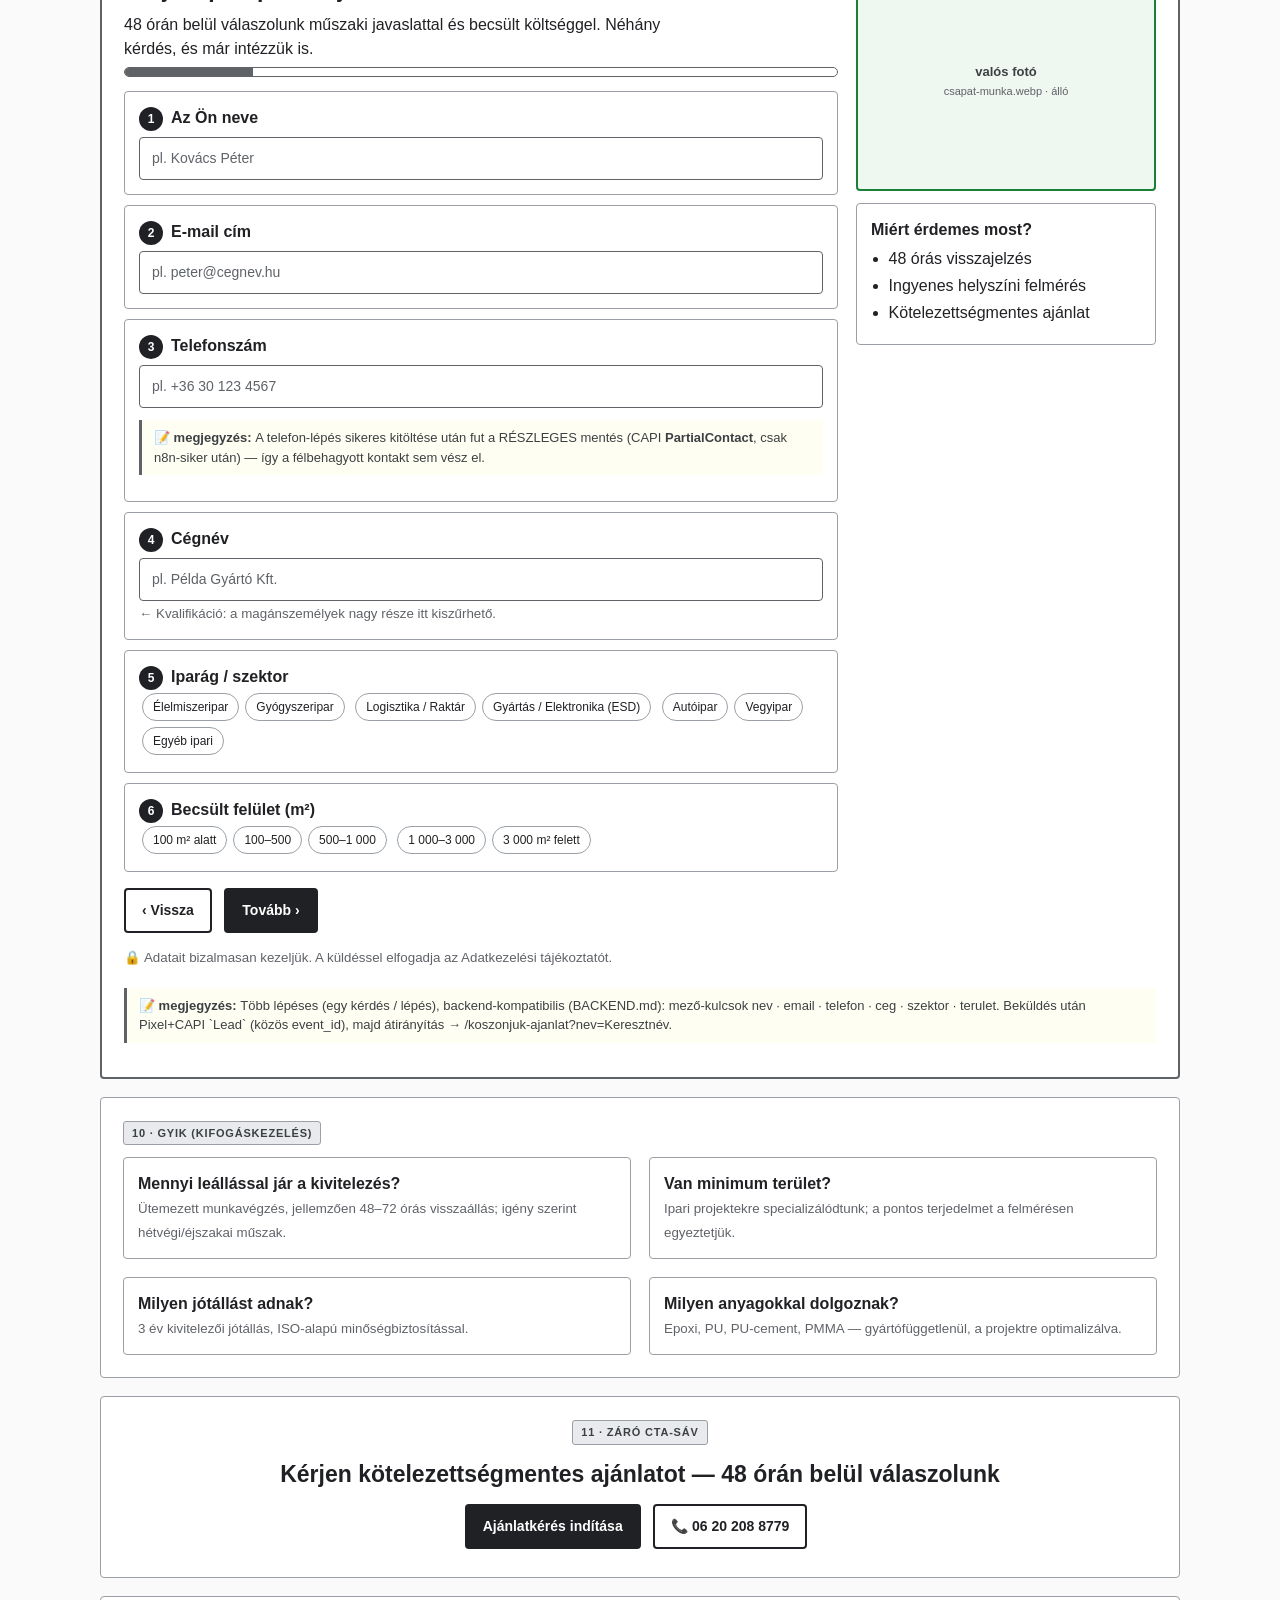
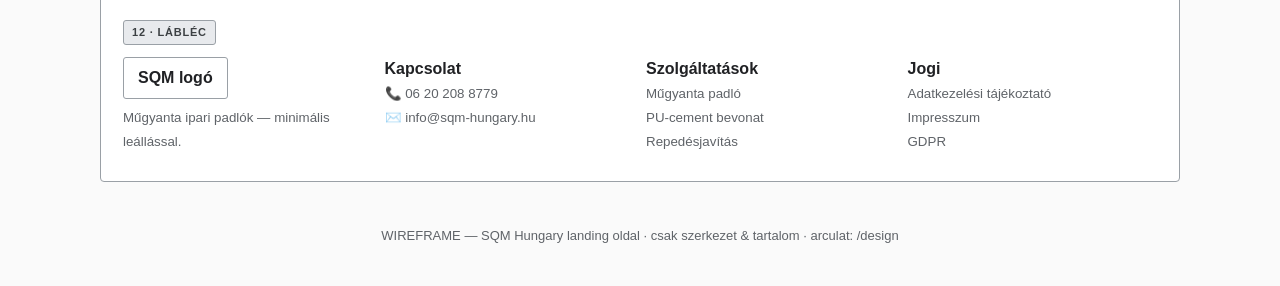
<file: wireframe/index.html>
<!DOCTYPE html>
<html lang="hu">
<head>
<meta charset="utf-8">
<meta name="viewport" content="width=device-width, initial-scale=1.0">
<title>WIREFRAME — SQM Hungary | Ipari padló ajánlatkérő landing</title>
<meta name="robots" content="noindex, nofollow">
<link rel="stylesheet" href="wireframe.css">
</head>
<body>

<div class="wf-banner">
  <b>WIREFRAME</b> — szerkezet &amp; tartalom (arculat nélkül). A végleges, SQM-arculatú design: <b>/design/index.html</b>
</div>

<div class="legend wf-wrap">
  <span><i class="sw"></i> üres kép-hely</span>
  <span><i class="sw real"></i> MEGLÉVŐ valós fotó (web-optimalizalt / weboldal)</span>
  <span><i class="sw ai"></i> AI-val generálandó (lásd 02-kepigeny-tablazat.md)</span>
</div>

<!-- ============ FEJLÉC ============ -->
<header class="wf-header">
  <div class="wf-logo">SQM logó</div>
  <nav class="wf-nav">
    <a href="#szolgaltatasok">Szolgáltatások</a>
    <a href="#miert">Miért az SQM?</a>
    <a href="#referenciak">Referenciák</a>
    <a href="#szektorok">Szektorok</a>
    <span class="wf-btn">📞 06 20 208 8779</span>
    <span class="wf-btn primary">Ajánlatkérés</span>
  </nav>
</header>
<div class="wf-wrap"><div class="wf-note">A lead-gen oldalon a menü minimalizált: csak ugrólinkek + telefon + egyetlen fő CTA, hogy ne terelje el a figyelmet a konverzióról.</div></div>

<!-- ============ HERO + ŰRLAP BELÉPŐ ============ -->
<section class="wf-section"><div class="wf-inner">
  <span class="wf-tag">1 · HERO (above the fold)</span>
  <div class="row">
    <div>
      <div class="chip">Gyártóüzemekre tervezve</div>
      <div class="chip">48–72 órás visszaállás</div>
      <h1>Műgyanta ipari padlók — minimális leállással</h1>
      <p>Nehézgép-, vegyszer- és targoncaterhelésre méretezett epoxi, PU, PU-cement és PMMA
         rendszerek. Ütemezett kivitelezés, <b>3 év kivitelezői jótállás</b>.</p>
      <ul class="tight">
        <li>✓ ISO-alapú minőségbiztosítás</li>
        <li>✓ Élelmiszeripari és egészségügyi megfelelés</li>
        <li>✓ Országos kivitelezés, multik bizalma</li>
      </ul>
      <span class="wf-btn primary">Kérek ajánlatot (48h válasz)</span>
      <span class="wf-btn">Helyszíni felmérés foglalása</span>
      <p><small>★★★★★ Continental · Foxconn · Jabil · NI Hungary · Schaeffler — bizalmi mikroszöveg</small></p>
    </div>
    <div style="flex:0 0 320px">
      <div class="wf-img real" style="min-height:200px">
        <div><b>HERO KÉP — meglévő valós fotó</b>
          <span class="ar">folyamat-onterules.webp / referencia-elkeszult.webp · fekvő · ~3:2</span></div>
      </div>
    </div>
  </div>
  <div class="wf-note">A hero CTA-i mind a 10. szekció (ŰRLAP) horgonyához görgetnek. Mobilon a kép a szöveg alá kerül; az űrlap gyors elérése a cél.</div>
</div></section>

<!-- ============ BIZALMI SÁV / REFERENCIA LOGÓK ============ -->
<section class="wf-section"><div class="wf-inner">
  <span class="wf-tag">2 · BIZALMI SÁV — „Bennünket választottak”</span>
  <div class="grid-4">
    <div class="wf-img" style="min-height:60px">Continental<span class="ar">logó — ügyféltől bekérni</span></div>
    <div class="wf-img" style="min-height:60px">Foxconn<span class="ar">logó — ügyféltől</span></div>
    <div class="wf-img" style="min-height:60px">Jabil<span class="ar">logó — ügyféltől</span></div>
    <div class="wf-img" style="min-height:60px">NI Hungary<span class="ar">logó — ügyféltől</span></div>
  </div>
  <div style="margin-top:12px" class="grid-4">
    <div class="wf-img" style="min-height:60px">Schaeffler<span class="ar">logó — ügyféltől</span></div>
    <div class="card"><b>2 000+</b><br><small>kvalifikált célcég</small></div>
    <div class="card"><b>48–72 h</b><br><small>üzemátadás</small></div>
    <div class="card"><b>3 év</b><br><small>jótállás</small></div>
  </div>
  <div class="wf-note">A referencia-logók VÉDJEGYZETT márkalogók → nem AI; az ügyféltől / hivatalos forrásból kérendők. Itt csak a helyük van jelölve.</div>
</div></section>

<!-- ============ USP SÁV ============ -->
<section class="wf-section"><div class="wf-inner">
  <span class="wf-tag">3 · USP-SÁV (kulcsérvek ikonokkal)</span>
  <div class="grid-4">
    <div class="card">⏱️ <b>Minimális leállás</b><br><small>48–72 órás visszaállás, ütemezetten</small></div>
    <div class="card">🛡️ <b>3 év jótállás</b><br><small>kivitelezői garancia</small></div>
    <div class="card">✅ <b>ISO-alapú minőség</b><br><small>HACCP / ESD megfelelés</small></div>
    <div class="card">💰 <b>Forintra kalkulált ár</b><br><small>egyedi, nem sablon-m² ár</small></div>
  </div>
  <div class="wf-note">Az ikonok inline SVG-k lesznek (nem képek). 4–6 USP fér el; mobilon 2 oszlop.</div>
</div></section>

<!-- ============ MIÉRT AZ SQM ============ -->
<section class="wf-section" id="miert"><div class="wf-inner">
  <span class="wf-tag">4 · MIÉRT AZ SQM? (differenciátorok)</span>
  <div class="row">
    <div style="flex:0 0 300px">
      <div class="wf-img real" style="min-height:240px"><div><b>meglévő valós fotó</b>
        <span class="ar">folyamat-elsimitas.webp (SQM-pólós szakember) · álló</span></div></div>
    </div>
    <div>
      <h2>Nem klasszikus építőipar — mérnöki precizitás</h2>
      <ul class="tight">
        <li><b>Speciális anyagok:</b> epoxi mellett PU-cement és PMMA — amit kevés hazai kivitelező kínál.</li>
        <li><b>Gyártófüggetlenség:</b> nem egyetlen anyaggyártóhoz kötődünk — mindig a projektre optimális rendszert választjuk (ár + minőség).</li>
        <li><b>Egyedi, forintra kalkulált ajánlat:</b> nem sablon-négyzetméteráras → reális, gyakran kedvezőbb ár.</li>
        <li><b>Kulturált, megbízható kivitelezés</b> és kommunikáció — multik által elvárt rendszerekkel.</li>
      </ul>
    </div>
  </div>
  <div class="wf-note">Ezek a meeting kifejezett megkülönböztetői. Cél: a „nagy, igényes cég” célközönség bizalmának megnyerése.</div>
</div></section>

<!-- ============ SZOLGÁLTATÁSOK ============ -->
<section class="wf-section" id="szolgaltatasok"><div class="wf-inner">
  <span class="wf-tag">5 · SZOLGÁLTATÁSOK (3 kártya)</span>
  <div class="grid-3">
    <div class="card">
      <div class="wf-img real" style="min-height:120px"><div><b>valós fotó</b><span class="ar">folyamat-onterules.webp · 4:3</span></div></div>
      <h3>Műgyanta padló</h3>
      <ul class="tight"><li>Repedésáthidaló rendszerek</li><li>Vegyi ellenállás, nagy terhelés</li><li>Csúszásmentesítés</li></ul>
      <span class="wf-btn primary">Ajánlatkérés</span>
    </div>
    <div class="card">
      <div class="wf-img ai" style="min-height:120px"><div><b>AI-02</b><span class="ar">PU-cement elektronikai üzemben · 4:3</span></div></div>
      <h3>PU-cement bevonat</h3>
      <ul class="tight"><li>Gyors kivitelezés üzemszünet nélkül</li><li>Kopásálló, könnyen tisztítható</li><li>Élelmiszeripari megfelelés</li></ul>
      <span class="wf-btn primary">Ajánlatkérés</span>
    </div>
    <div class="card">
      <div class="wf-img ai" style="min-height:120px"><div><b>AI-03</b><span class="ar">repedésjavítás közeli · 4:3</span></div></div>
      <h3>Repedés- és hibajavítás</h3>
      <ul class="tight"><li>Dilatációk, kipergések, lokális hibák</li><li>Gyors kötés — minimális leállás</li><li>Higiénikus végeredmény</li></ul>
      <span class="wf-btn primary">Ajánlatkérés</span>
    </div>
  </div>
</div></section>

<!-- ============ FOLYAMAT ============ -->
<section class="wf-section"><div class="wf-inner">
  <span class="wf-tag">6 · FOLYAMAT (4 lépés)</span>
  <div class="grid-4">
    <div class="card"><b>1. Felmérés</b><br><small>30–45 perc helyszínen / online</small></div>
    <div class="card"><b>2. Egyedi ajánlat</b><br><small>48 órán belül, forintra kalkulálva</small></div>
    <div class="card"><b>3. Ütemezett kivitelezés</b><br><small>a termelés köré tervezve</small></div>
    <div class="card"><b>4. Üzemátadás</b><br><small>48–72 órás visszaállás, jótállás</small></div>
  </div>
  <div class="wf-note">A lépés-ikonok inline SVG-k. A „minimális leállás” üzenet itt is megerősödik.</div>
</div></section>

<!-- ============ REFERENCIÁK / ESETTANULMÁNYOK ============ -->
<section class="wf-section" id="referenciak"><div class="wf-inner">
  <span class="wf-tag">7 · REFERENCIÁK / ESETTANULMÁNYOK (3 kártya)</span>
  <div class="grid-3">
    <div class="card">
      <div class="wf-img real" style="min-height:120px"><div><b>valós fotó</b><span class="ar">referencia-elkeszult.webp · 3:2</span></div></div>
      <h3>Élelmiszeripari üzem műgyanta padlója</h3>
      <p><small>Kiindulás → megoldás → eredmény. Üzemátadási idő, m², rendszer.</small></p>
      <span class="wf-btn">Hasonlót kérek</span>
    </div>
    <div class="card">
      <div class="wf-img ai" style="min-height:120px"><div><b>AI-04</b><span class="ar">ESD / elektronika · 3:2</span></div></div>
      <h3>Vezetőképes (ESD) padló — elektronikai gyártás</h3>
      <p><small>Kiindulás → megoldás → eredmény.</small></p>
      <span class="wf-btn">Hasonlót kérek</span>
    </div>
    <div class="card">
      <div class="wf-img ai" style="min-height:120px"><div><b>AI-05</b><span class="ar">raktár / logisztika · 3:2</span></div></div>
      <h3>280 m²-es raktári műgyanta padló</h3>
      <p><small>Kiindulás → megoldás → eredmény.</small></p>
      <span class="wf-btn">Hasonlót kérek</span>
    </div>
  </div>
  <div class="wf-note">A végleges esettanulmány-szövegeket az ügyfél adja. A galériához a web-optimalizalt/ mappa ~65 további fotója is felhasználható.</div>
</div></section>

<!-- ============ SZEKTOROK ============ -->
<section class="wf-section" id="szektorok"><div class="wf-inner">
  <span class="wf-tag">8 · SZEKTOROK (8 csempe — ikonok)</span>
  <div class="grid-8">
    <div class="card">🍽️ Élelmiszer (HACCP)</div>
    <div class="card">📦 Logisztika / Raktár</div>
    <div class="card">🔌 Gyártás / ESD</div>
    <div class="card">💊 Gyógyszeripar</div>
    <div class="card">🏥 Egészségügy</div>
    <div class="card">⚗️ Vegyipar</div>
    <div class="card">🚗 Autóipar</div>
    <div class="card">🏭 Könnyűipar</div>
  </div>
  <div class="wf-note">Ikonos csempék (inline SVG). Opcionálisan szektor-fotók: AI-06 (gyógyszer), AI-07 (autó), AI-08 (vegyipar).</div>
</div></section>

<!-- ============ ŰRLAP ============ -->
<section class="wf-section" id="ajanlatkero" style="border-width:2px;border-color:#5f6368"><div class="wf-inner">
  <span class="wf-tag">9 · AJÁNLATKÉRŐ ŰRLAP — fő konverziós elem (minden CTA ide visz)</span>
  <div class="row">
    <div>
      <h2>Kérjen ipari padló ajánlatot</h2>
      <p>48 órán belül válaszolunk műszaki javaslattal és becsült költséggel. Néhány kérdés,
         és már intézzük is.</p>
      <div class="wf-progress"><span></span></div>

      <div class="wf-step"><span class="step-no">1</span><b>Az Ön neve</b>
        <div class="wf-input">pl. Kovács Péter</div></div>
      <div class="wf-step"><span class="step-no">2</span><b>E-mail cím</b>
        <div class="wf-input">pl. peter@cegnev.hu</div></div>
      <div class="wf-step"><span class="step-no">3</span><b>Telefonszám</b>
        <div class="wf-input">pl. +36 30 123 4567</div>
        <div class="wf-note">A telefon-lépés sikeres kitöltése után fut a RÉSZLEGES mentés (CAPI <b>PartialContact</b>, csak n8n-siker után) — így a félbehagyott kontakt sem vész el.</div></div>
      <div class="wf-step"><span class="step-no">4</span><b>Cégnév</b>
        <div class="wf-input">pl. Példa Gyártó Kft.</div>
        <small>← Kvalifikáció: a magánszemélyek nagy része itt kiszűrhető.</small></div>
      <div class="wf-step"><span class="step-no">5</span><b>Iparág / szektor</b><br>
        <span class="chip">Élelmiszeripar</span><span class="chip">Gyógyszeripar</span>
        <span class="chip">Logisztika / Raktár</span><span class="chip">Gyártás / Elektronika (ESD)</span>
        <span class="chip">Autóipar</span><span class="chip">Vegyipar</span><span class="chip">Egyéb ipari</span></div>
      <div class="wf-step"><span class="step-no">6</span><b>Becsült felület (m²)</b><br>
        <span class="chip">100 m² alatt</span><span class="chip">100–500</span><span class="chip">500–1 000</span>
        <span class="chip">1 000–3 000</span><span class="chip">3 000 m² felett</span></div>

      <span class="wf-btn">‹ Vissza</span>
      <span class="wf-btn primary">Tovább ›</span>
      <p><small>🔒 Adatait bizalmasan kezeljük. A küldéssel elfogadja az Adatkezelési tájékoztatót.</small></p>
    </div>
    <div style="flex:0 0 300px">
      <div class="wf-img real" style="min-height:220px"><div><b>valós fotó</b><span class="ar">csapat-munka.webp · álló</span></div></div>
      <div class="card" style="margin-top:12px"><b>Miért érdemes most?</b>
        <ul class="tight"><li>48 órás visszajelzés</li><li>Ingyenes helyszíni felmérés</li><li>Kötelezettségmentes ajánlat</li></ul></div>
    </div>
  </div>
  <div class="wf-note">Több lépéses (egy kérdés / lépés), backend-kompatibilis (BACKEND.md): mező-kulcsok nev · email · telefon · ceg · szektor · terulet. Beküldés után Pixel+CAPI `Lead` (közös event_id), majd átirányítás → /koszonjuk-ajanlat?nev=Keresztnév.</div>
</div></section>

<!-- ============ GYIK ============ -->
<section class="wf-section"><div class="wf-inner">
  <span class="wf-tag">10 · GYIK (kifogáskezelés)</span>
  <div class="grid-2">
    <div class="card"><b>Mennyi leállással jár a kivitelezés?</b><br><small>Ütemezett munkavégzés, jellemzően 48–72 órás visszaállás; igény szerint hétvégi/éjszakai műszak.</small></div>
    <div class="card"><b>Van minimum terület?</b><br><small>Ipari projektekre specializálódtunk; a pontos terjedelmet a felmérésen egyeztetjük.</small></div>
    <div class="card"><b>Milyen jótállást adnak?</b><br><small>3 év kivitelezői jótállás, ISO-alapú minőségbiztosítással.</small></div>
    <div class="card"><b>Milyen anyagokkal dolgoznak?</b><br><small>Epoxi, PU, PU-cement, PMMA — gyártófüggetlenül, a projektre optimalizálva.</small></div>
  </div>
</div></section>

<!-- ============ ZÁRÓ CTA ============ -->
<section class="wf-section"><div class="wf-inner" style="text-align:center">
  <span class="wf-tag">11 · ZÁRÓ CTA-SÁV</span>
  <h2>Kérjen kötelezettségmentes ajánlatot — 48 órán belül válaszolunk</h2>
  <span class="wf-btn primary">Ajánlatkérés indítása</span>
  <span class="wf-btn">📞 06 20 208 8779</span>
</div></section>

<!-- ============ LÁBLÉC ============ -->
<section class="wf-section"><div class="wf-inner">
  <span class="wf-tag">12 · LÁBLÉC</span>
  <div class="grid-4">
    <div><div class="wf-logo" style="display:inline-block">SQM logó</div><p><small>Műgyanta ipari padlók — minimális leállással.</small></p></div>
    <div><b>Kapcsolat</b><br><small>📞 06 20 208 8779<br>✉️ info@sqm-hungary.hu</small></div>
    <div><b>Szolgáltatások</b><br><small>Műgyanta padló<br>PU-cement bevonat<br>Repedésjavítás</small></div>
    <div><b>Jogi</b><br><small>Adatkezelési tájékoztató<br>Impresszum<br>GDPR</small></div>
  </div>
</div></section>

<footer class="wf-footer">
  WIREFRAME — SQM Hungary landing oldal · csak szerkezet &amp; tartalom · arculat: /design
</footer>

</body>
</html>
</file>
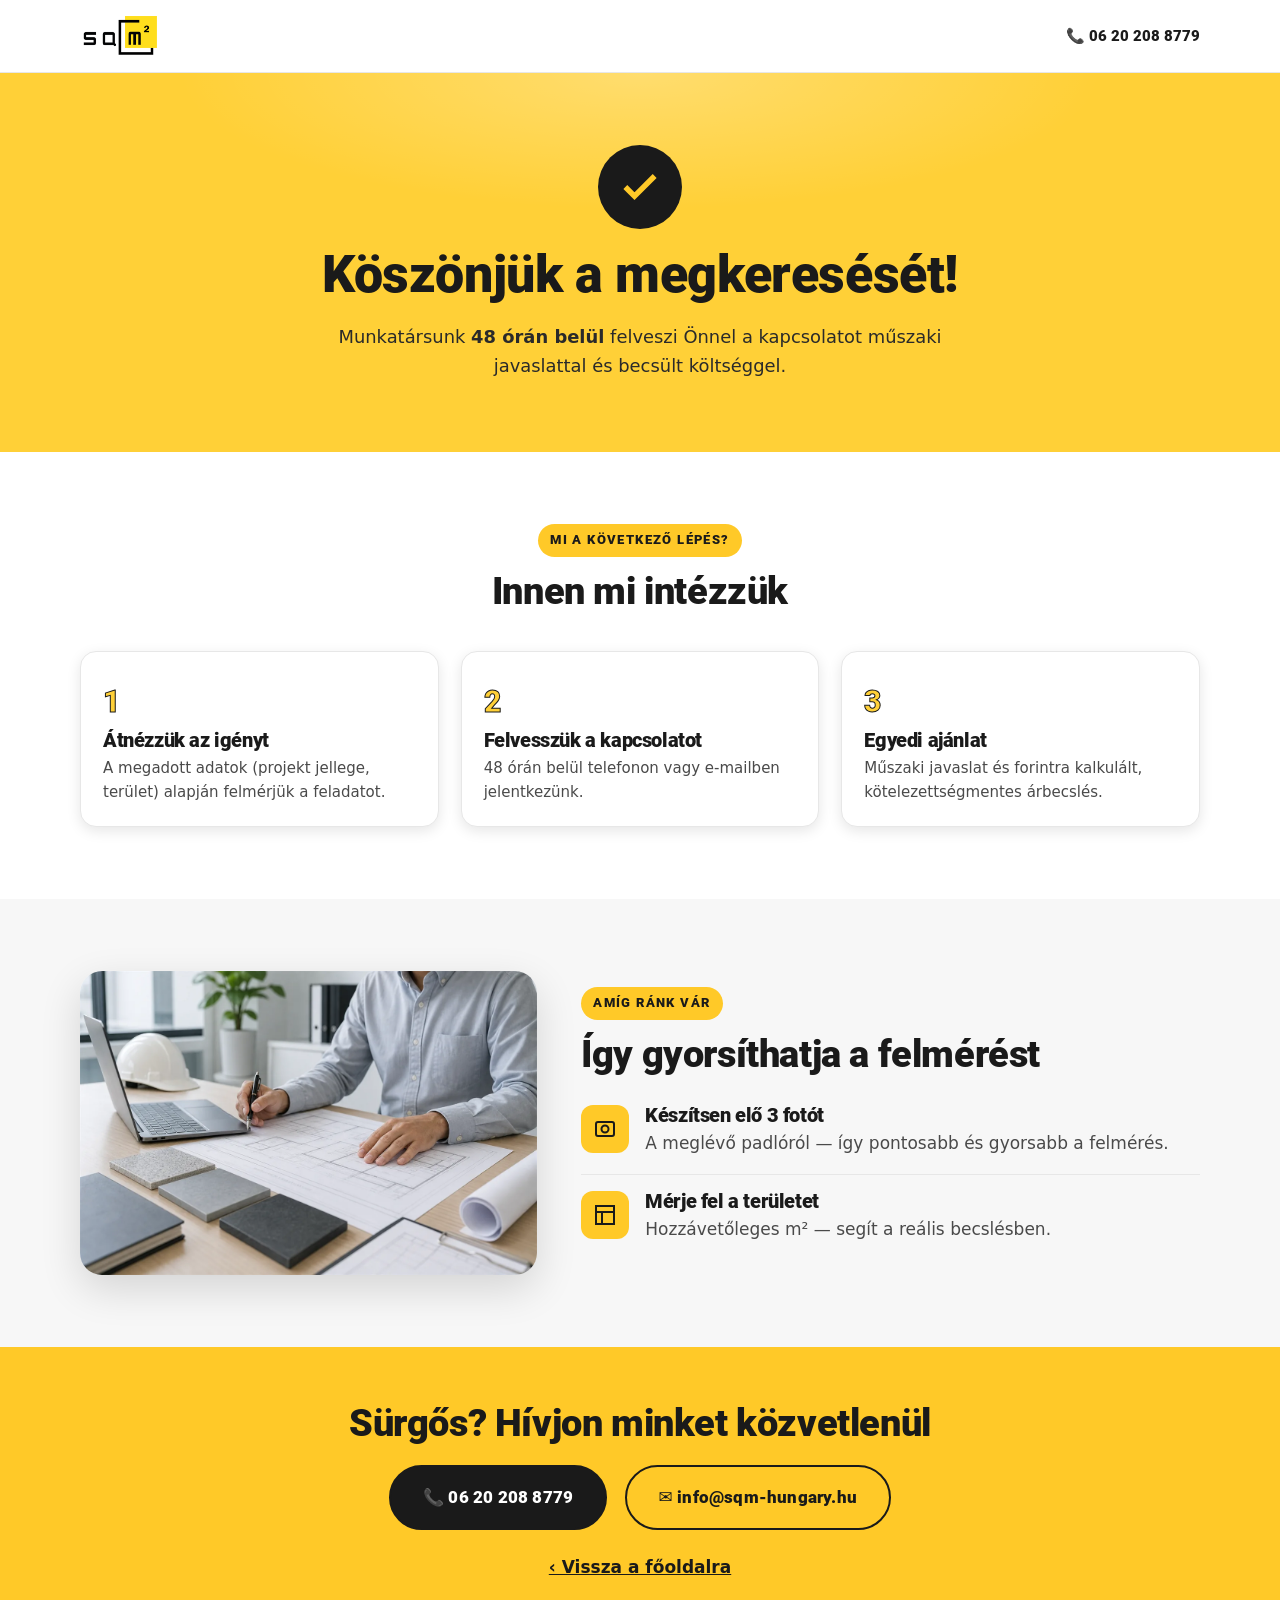
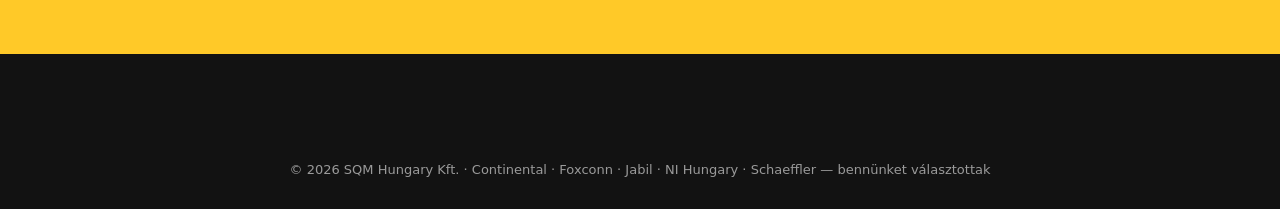
<file: design/koszonjuk-ajanlat/index.html>
<!DOCTYPE html>
<html lang="hu">
<head>
<meta charset="utf-8">
<meta name="viewport" content="width=device-width, initial-scale=1.0">
<title>Köszönjük a megkeresését! | SQM Hungary</title>
<meta name="robots" content="noindex, nofollow">
<link rel="icon" href="../assets/img/brand/favicon.png">
<link rel="stylesheet" href="../assets/css/style.css">
<script>
  window.SITE_CONFIG = {
    META_PIXEL_ID: "4713852072218611", /* éles Pixel ID — ugyanaz, mint a landingen */
    PIXEL_CONTENT_NAME: "SQM Hungary ipari padló ajánlatkérés",
    PIXEL_CONTENT_CATEGORY: "facebook-b2b-leadgen-flooring"
  };
</script>
</head>
<body>

<!-- ============ FEJLÉC (egyszerűsített) ============ -->
<header class="site-header">
  <div class="wrap">
    <a class="brand" href="../index.html" aria-label="SQM Hungary"><img src="../assets/img/brand/SQMlogo.png" alt="SQM Hungary logó"></a>
    <div class="header-actions">
      <a class="header-phone" href="tel:+36202088779">📞 06 20 208 8779</a>
    </div>
  </div>
</header>

<!-- ============ MEGERŐSÍTÉS ============ -->
<section class="ty-hero">
  <div class="wrap">
    <div class="ty-check">
      <svg viewBox="0 0 24 24" fill="none" stroke="currentColor" stroke-width="3"><path d="M20 6 9 17l-5-5"/></svg>
    </div>
    <h1 id="ty-title">Köszönjük a megkeresését!</h1>
    <p class="lead" style="max-width:620px; margin:0 auto; color:#2a2a2a;">
      Munkatársunk <b>48 órán belül</b> felveszi Önnel a kapcsolatot műszaki javaslattal és
      becsült költséggel.</p>
  </div>
</section>

<!-- ============ MI A KÖVETKEZŐ LÉPÉS ============ -->
<section class="section">
  <div class="wrap center">
    <div class="section-head"><span class="eyebrow">Mi a következő lépés?</span><h2>Innen mi intézzük</h2></div>
    <div class="ty-next" style="text-align:left">
      <div class="step reveal"><div class="num">1</div><h3>Átnézzük az igényt</h3><p>A megadott adatok (projekt jellege, terület) alapján felmérjük a feladatot.</p></div>
      <div class="step reveal"><div class="num">2</div><h3>Felvesszük a kapcsolatot</h3><p>48 órán belül telefonon vagy e-mailben jelentkezünk.</p></div>
      <div class="step reveal"><div class="num">3</div><h3>Egyedi ajánlat</h3><p>Műszaki javaslat és forintra kalkulált, kötelezettségmentes árbecslés.</p></div>
    </div>
  </div>
</section>

<!-- ============ AMÍG RÁNK VÁR ============ -->
<section class="section section--soft">
  <div class="wrap">
    <div class="why-grid">
      <div class="why-media reveal">
        <img src="../assets/img/ai/AI-10.webp" alt="Mérnök műszaki javaslatot és árajánlatot állít össze" style="aspect-ratio:3/2">
      </div>
      <div>
        <span class="eyebrow">Amíg ránk vár</span>
        <h2>Így gyorsíthatja a felmérést</h2>
        <div class="feature reveal">
          <div class="ic"><svg width="24" height="24" viewBox="0 0 24 24" fill="none" stroke="#1A1A1A" stroke-width="2"><rect x="3" y="5" width="18" height="14" rx="2"/><circle cx="12" cy="12" r="3.5"/></svg></div>
          <div><h3>Készítsen elő 3 fotót</h3><p>A meglévő padlóról — így pontosabb és gyorsabb a felmérés.</p></div>
        </div>
        <div class="feature reveal">
          <div class="ic"><svg width="24" height="24" viewBox="0 0 24 24" fill="none" stroke="#1A1A1A" stroke-width="2"><path d="M3 3h18v18H3zM3 9h18M9 21V9"/></svg></div>
          <div><h3>Mérje fel a területet</h3><p>Hozzávetőleges m² — segít a reális becslésben.</p></div>
        </div>
      </div>
    </div>
  </div>
</section>

<!-- ============ KÖZVETLEN ELÉRHETŐSÉG ============ -->
<section class="cta-band">
  <div class="wrap ty-contact">
    <h2>Sürgős? Hívjon minket közvetlenül</h2>
    <a class="btn btn--lg" href="tel:+36202088779">📞 06 20 208 8779</a>
    <a class="btn btn--ghost btn--lg" href="mailto:info@sqm-hungary.hu">✉️ info@sqm-hungary.hu</a>
    <p style="margin-top:18px;"><a href="../index.html" style="color:#1A1A1A; font-weight:700;">‹ Vissza a főoldalra</a></p>
  </div>
</section>

<footer class="site-footer">
  <div class="wrap">
    <div class="footer-bottom" style="border:0; justify-content:center;">
      <span>© 2026 SQM Hungary Kft. · Continental · Foxconn · Jabil · NI Hungary · Schaeffler — bennünket választottak</span>
    </div>
  </div>
</footer>

<script>
(function(){
  var CFG = window.SITE_CONFIG || {};
  /* Pixel loader (csak ha van ID) */
  if (CFG.META_PIXEL_ID){
    !function(f,b,e,v,n,t,s){if(f.fbq)return;n=f.fbq=function(){n.callMethod?n.callMethod.apply(n,arguments):n.queue.push(arguments)};
    if(!f._fbq)f._fbq=n;n.push=n;n.loaded=!0;n.version="2.0";n.queue=[];t=b.createElement(e);t.async=!0;
    t.src=v;s=b.getElementsByTagName(e)[0];s.parentNode.insertBefore(t,s)}(window,document,"script","https://connect.facebook.net/en_US/fbevents.js");
    fbq("init",CFG.META_PIXEL_ID); fbq("track","PageView");
    /* CompleteRegistration CSAK valódi beküldés után (a landing ?cr= egyedi id-t ad át),
       és frissítésre/visszalépésre NEM ismétlődik (sessionStorage jelöli, mi sült már el).
       A ?cr= értéket eventID-ként használjuk → ha mégis újra elsülne, a Meta deduplikálja. */
    try {
      var crId = new URL(location.href).searchParams.get("cr");
      if (crId && sessionStorage.getItem("cr_fired") !== crId) {
        fbq("track","CompleteRegistration",{content_name:CFG.PIXEL_CONTENT_NAME,content_category:CFG.PIXEL_CONTENT_CATEGORY},{eventID:crId});
        sessionStorage.setItem("cr_fired", crId);
      }
    } catch(e) {}
  }
  /* Személyre szóló köszöntés a ?nev= paraméterből (XSS-escape) */
  try{
    var nev=new URL(location.href).searchParams.get("nev");
    if(nev){ var d=document.createElement("div"); d.textContent=nev; var safe=d.innerHTML;
      document.getElementById("ty-title").innerHTML="Köszönjük, "+safe+"! Megkaptuk a megkeresését.";
    }
  }catch(e){}
  /* Reveal */
  document.querySelectorAll(".reveal").forEach(function(el){el.classList.add("in");});
})();
</script>
</body>
</html>
</file>
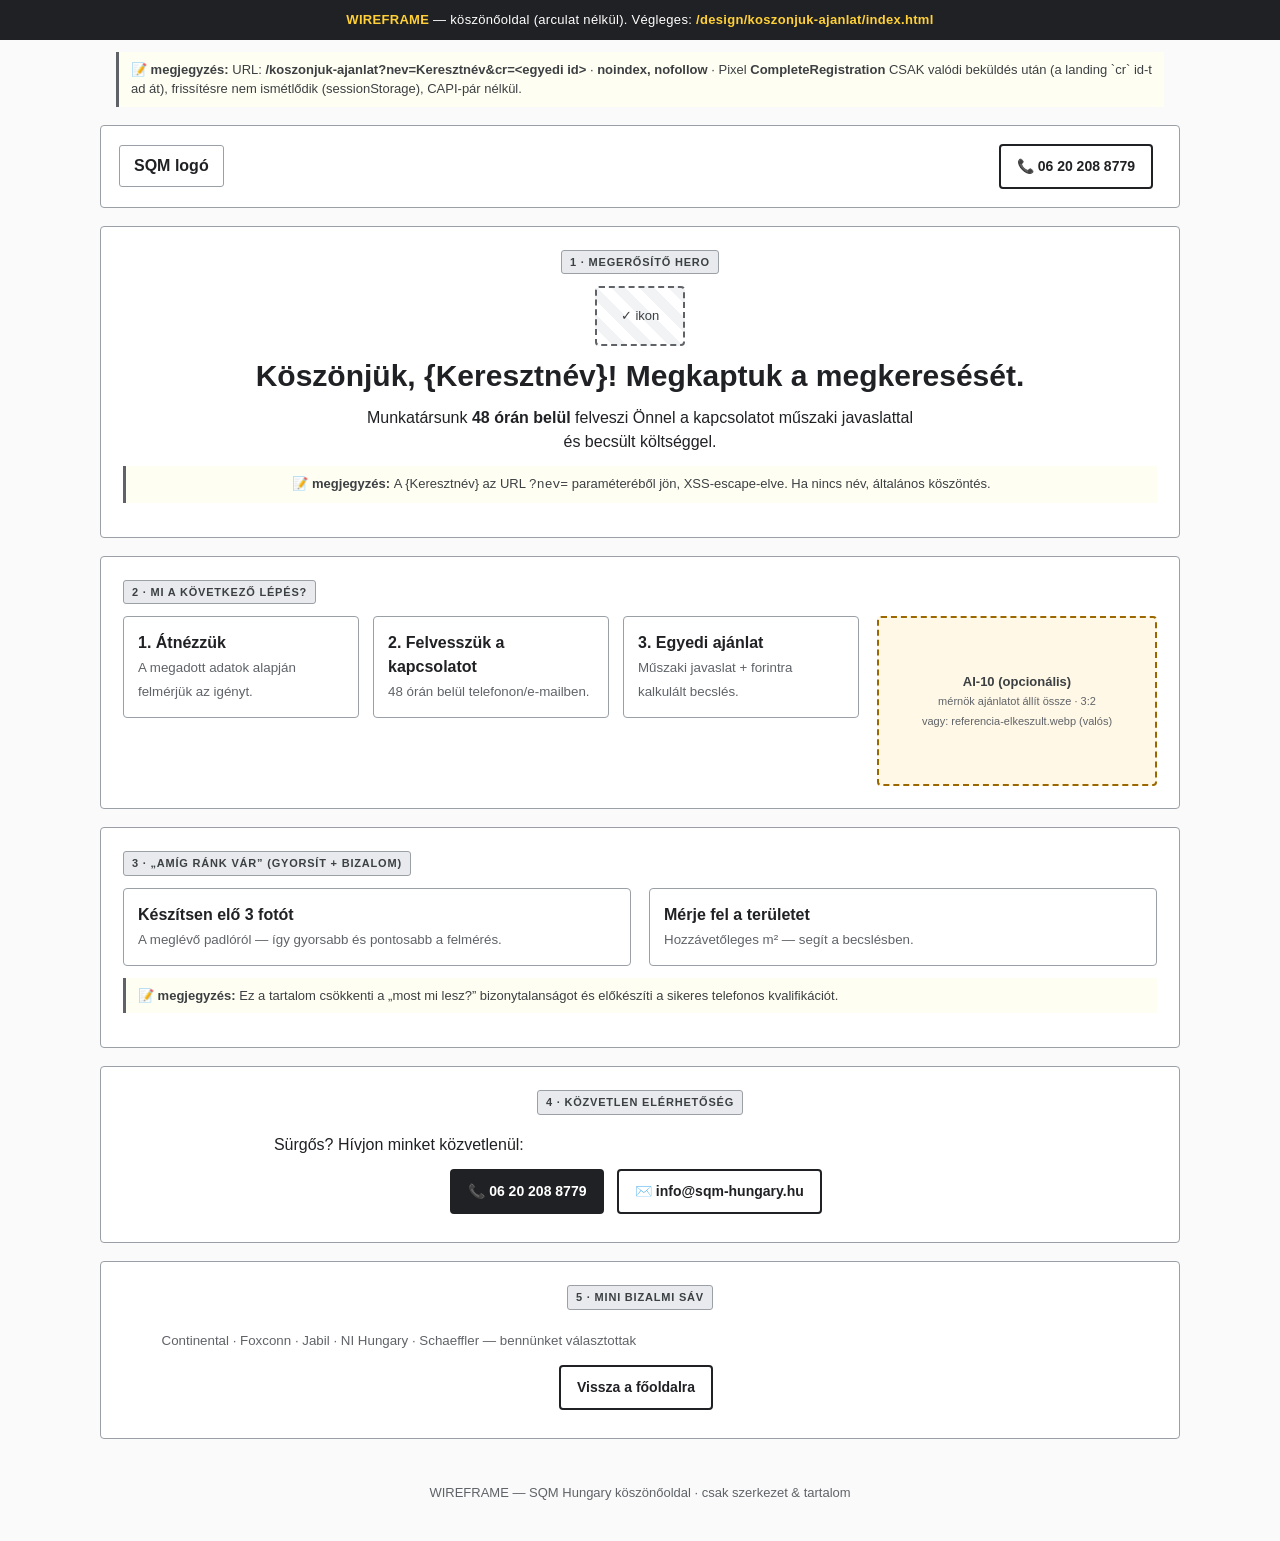
<file: wireframe/koszonjuk-ajanlat/index.html>
<!DOCTYPE html>
<html lang="hu">
<head>
<meta charset="utf-8">
<meta name="viewport" content="width=device-width, initial-scale=1.0">
<title>WIREFRAME — SQM Hungary | Köszönőoldal</title>
<meta name="robots" content="noindex, nofollow">
<link rel="stylesheet" href="../wireframe.css">
</head>
<body>

<div class="wf-banner">
  <b>WIREFRAME</b> — köszönőoldal (arculat nélkül). Végleges: <b>/design/koszonjuk-ajanlat/index.html</b>
</div>

<div class="wf-wrap"><div class="wf-note">URL: <b>/koszonjuk-ajanlat?nev=Keresztnév&amp;cr=&lt;egyedi id&gt;</b> · <b>noindex, nofollow</b> · Pixel <b>CompleteRegistration</b> CSAK valódi beküldés után (a landing `cr` id-t ad át), frissítésre nem ismétlődik (sessionStorage), CAPI-pár nélkül.</div></div>

<!-- ============ FEJLÉC (egyszerűsített) ============ -->
<header class="wf-header">
  <div class="wf-logo">SQM logó</div>
  <nav class="wf-nav"><span class="wf-btn">📞 06 20 208 8779</span></nav>
</header>

<!-- ============ MEGERŐSÍTÉS ============ -->
<section class="wf-section"><div class="wf-inner" style="text-align:center">
  <span class="wf-tag">1 · MEGERŐSÍTŐ HERO</span>
  <div class="wf-img" style="min-height:60px;max-width:90px;margin:0 auto 12px">✓ ikon</div>
  <h1>Köszönjük, {Keresztnév}! Megkaptuk a megkeresését.</h1>
  <p style="margin:0 auto">Munkatársunk <b>48 órán belül</b> felveszi Önnel a kapcsolatot
     műszaki javaslattal és becsült költséggel.</p>
  <div class="wf-note">A {Keresztnév} az URL <code>?nev=</code> paraméteréből jön, XSS-escape-elve. Ha nincs név, általános köszöntés.</div>
</div></section>

<!-- ============ MI A KÖVETKEZŐ LÉPÉS ============ -->
<section class="wf-section"><div class="wf-inner">
  <span class="wf-tag">2 · MI A KÖVETKEZŐ LÉPÉS?</span>
  <div class="row">
    <div>
      <div class="grid-3">
        <div class="card"><b>1. Átnézzük</b><br><small>A megadott adatok alapján felmérjük az igényt.</small></div>
        <div class="card"><b>2. Felvesszük a kapcsolatot</b><br><small>48 órán belül telefonon/e-mailben.</small></div>
        <div class="card"><b>3. Egyedi ajánlat</b><br><small>Műszaki javaslat + forintra kalkulált becslés.</small></div>
      </div>
    </div>
    <div style="flex:0 0 280px">
      <div class="wf-img ai" style="min-height:170px"><div><b>AI-10 (opcionális)</b><span class="ar">mérnök ajánlatot állít össze · 3:2</span><br><span class="ar">vagy: referencia-elkeszult.webp (valós)</span></div></div>
    </div>
  </div>
</div></section>

<!-- ============ AMÍG RÁNK VÁR ============ -->
<section class="wf-section"><div class="wf-inner">
  <span class="wf-tag">3 · „AMÍG RÁNK VÁR” (gyorsít + bizalom)</span>
  <div class="grid-2">
    <div class="card"><b>Készítsen elő 3 fotót</b><br><small>A meglévő padlóról — így gyorsabb és pontosabb a felmérés.</small></div>
    <div class="card"><b>Mérje fel a területet</b><br><small>Hozzávetőleges m² — segít a becslésben.</small></div>
  </div>
  <div class="wf-note">Ez a tartalom csökkenti a „most mi lesz?” bizonytalanságot és előkészíti a sikeres telefonos kvalifikációt.</div>
</div></section>

<!-- ============ KÖZVETLEN ELÉRHETŐSÉG ============ -->
<section class="wf-section"><div class="wf-inner" style="text-align:center">
  <span class="wf-tag">4 · KÖZVETLEN ELÉRHETŐSÉG</span>
  <p>Sürgős? Hívjon minket közvetlenül:</p>
  <span class="wf-btn primary">📞 06 20 208 8779</span>
  <span class="wf-btn">✉️ info@sqm-hungary.hu</span>
</div></section>

<!-- ============ MINI BIZALMI SÁV ============ -->
<section class="wf-section"><div class="wf-inner" style="text-align:center">
  <span class="wf-tag">5 · MINI BIZALMI SÁV</span>
  <p><small>Continental · Foxconn · Jabil · NI Hungary · Schaeffler — bennünket választottak</small></p>
  <span class="wf-btn">Vissza a főoldalra</span>
</div></section>

<footer class="wf-footer">WIREFRAME — SQM Hungary köszönőoldal · csak szerkezet &amp; tartalom</footer>

</body>
</html>
</file>
<file: design/assets/css/style.css>
/* ============================================================
   SQM Hungary — Landing oldal DESIGN
   Az arculat a https://sqm-hungary.hu/ oldalt követi:
   márka-sárga (#FFC928) + közel-fekete (#1A1A1A), Roboto, lágy kártyák.
   ============================================================ */

@font-face{
  font-family:'Roboto Black';
  src:url('../fonts/Roboto-Black.ttf') format('truetype');
  font-weight:900; font-style:normal; font-display:swap;
}

:root{
  --yellow:#FFC928;
  --yellow-2:#FFD037;
  --yellow-soft:#FFF3C2;
  --ink:#1A1A1A;
  --ink-2:#121212;
  --muted:#4a4a4a;
  --muted-2:#6b6b6b;
  --line:#e7e7e7;
  --bg:#ffffff;
  --bg-soft:#f7f7f7;
  --bg-soft-2:#f2f2f2;
  --blue:#009AE1;
  --ok:#1a7f37;
  --radius:16px;
  --radius-lg:22px;
  --radius-sm:10px;
  --shadow:0 14px 40px rgba(0,0,0,.14);
  --shadow-soft:0 4px 14px rgba(0,0,0,.10);
  --maxw:1160px;
  --display:'Roboto Black', Roboto, system-ui, -apple-system, "Segoe UI", Arial, sans-serif;
  --body:Roboto, system-ui, -apple-system, "Segoe UI", Arial, sans-serif;
}

*{ box-sizing:border-box; }
html{ scroll-behavior:smooth; }
body{
  margin:0; background:var(--bg); color:var(--ink);
  font-family:var(--body); font-size:17px; line-height:1.6;
  -webkit-font-smoothing:antialiased;
}
img{ max-width:100%; display:block; }
a{ color:inherit; }
h1,h2,h3{ font-family:var(--display); letter-spacing:-.4px; line-height:1.06; margin:0 0 .4em; }
h1{ font-size:clamp(30px,4.4vw,52px); }
h2{ font-size:clamp(25px,3.2vw,38px); }
h3{ font-size:20px; }
p{ margin:0 0 1em; color:var(--muted); }
.lead{ font-size:1.12rem; color:var(--muted); }

.wrap{ max-width:var(--maxw); margin:0 auto; padding:0 20px; }
.section{ padding:72px 0; }
.section.tight{ padding:52px 0; }
.section--soft{ background:var(--bg-soft); }
.section--dark{ background:var(--ink); color:#fff; }
.section--dark p{ color:#cfcfcf; }
.center{ text-align:center; }
.eyebrow{
  display:inline-block; font-family:var(--display); font-size:13px; letter-spacing:1.4px;
  text-transform:uppercase; color:var(--ink); background:var(--yellow);
  padding:6px 12px; border-radius:999px; margin-bottom:14px;
}
.section-head{ max-width:740px; margin:0 auto 40px; }
.section.center .section-head{ margin-inline:auto; }

/* ---------- Buttons ---------- */
.btn{
  display:inline-flex; align-items:center; gap:10px; justify-content:center;
  font-family:var(--display); font-size:16px; letter-spacing:.2px;
  padding:15px 26px; border-radius:999px; border:2px solid var(--ink);
  text-decoration:none; cursor:pointer; transition:transform .12s ease, box-shadow .12s ease, background .12s;
  background:var(--ink); color:#fff;
}
.btn:hover{ transform:translateY(-2px); box-shadow:var(--shadow-soft); }
.btn--ghost{ background:transparent; color:var(--ink); }
.btn--ghost:hover{ background:var(--ink); color:#fff; }
.btn--yellow{ background:var(--yellow); border-color:var(--ink); color:var(--ink); }
.btn--block{ width:100%; }
.btn--lg{ padding:17px 32px; font-size:17px; }
.btn[disabled]{ opacity:.5; cursor:not-allowed; transform:none; }

/* ---------- Újdonság-sáv (lakossági nyitás) ---------- */
.topbar{ background:var(--ink); color:#fff; font-size:14.5px; }
.topbar .wrap{ display:flex; align-items:center; justify-content:center; gap:14px; padding:10px 20px; flex-wrap:wrap; }
.topbar p{ margin:0; color:#f2f2f2; }
.topbar p b{ color:var(--yellow); }
.topbar-tag{
  font-family:var(--display); font-size:11.5px; letter-spacing:1.2px; text-transform:uppercase;
  background:var(--yellow); color:var(--ink); padding:4px 10px; border-radius:999px; white-space:nowrap;
}
.topbar-cta{
  font-family:var(--display); font-size:14px; color:var(--yellow); text-decoration:none;
  border-bottom:2px solid transparent; white-space:nowrap;
}
.topbar-cta:hover{ border-bottom-color:var(--yellow); }
.nav-new{
  font-family:var(--display); font-size:10px; letter-spacing:.8px; text-transform:uppercase;
  background:var(--yellow); color:var(--ink); padding:2px 6px; border-radius:999px;
  margin-left:5px; vertical-align:middle;
}

/* ---------- Header ---------- */
.site-header{
  position:sticky; top:0; z-index:50; background:rgba(255,255,255,.92);
  backdrop-filter:saturate(150%) blur(8px); border-bottom:1px solid var(--line);
}
.site-header .wrap{ display:flex; align-items:center; gap:20px; height:72px; }
.brand{ display:flex; align-items:center; gap:10px; text-decoration:none; }
.brand img{ height:40px; width:auto; }
.nav{ display:flex; gap:22px; margin-left:8px; }
.nav a{ text-decoration:none; font-weight:600; font-size:15px; color:var(--ink); }
.nav a:hover{ color:var(--blue); }
.header-actions{ margin-left:auto; display:flex; align-items:center; gap:14px; }
.header-phone{ font-family:var(--display); text-decoration:none; font-size:15px; white-space:nowrap; }
.header-phone span{ display:inline-block; }
.nav-toggle{ display:none; border:2px solid var(--ink); background:#fff; border-radius:10px; width:46px; height:42px; cursor:pointer; }
.nav-toggle span,.nav-toggle span::before,.nav-toggle span::after{
  content:""; display:block; width:20px; height:2px; background:var(--ink); margin:0 auto; position:relative;
}
.nav-toggle span::before{ position:absolute; top:-6px; } .nav-toggle span::after{ position:absolute; top:6px; }

/* ---------- Hero ---------- */
.hero{
  position:relative; isolation:isolate; overflow:hidden;
  background:var(--yellow-2); padding:64px 0 72px;
}
.hero::before{
  content:""; position:absolute; inset:0; z-index:-1; opacity:.6;
  background:
    radial-gradient(60% 60% at 18% 12%, rgba(255,255,255,.45), rgba(255,255,255,0) 60%),
    radial-gradient(55% 55% at 88% 28%, rgba(255,204,0,.45), rgba(255,204,0,0) 60%),
    radial-gradient(70% 70% at 60% 92%, rgba(0,0,0,.10), rgba(0,0,0,0) 65%);
}
.hero-grid{ display:grid; grid-template-columns:1.05fr .95fr; gap:44px; align-items:center; }
.hero h1{ color:var(--ink); margin-bottom:16px; }
.hero .lead{ color:#2a2a2a; max-width:48ch; }
.hero-badges{ display:flex; flex-wrap:wrap; gap:8px; margin-bottom:18px; }
.badge{
  background:rgba(0,0,0,.06); border:1px solid rgba(0,0,0,.16); color:var(--ink);
  font-weight:700; font-size:13px; padding:6px 12px; border-radius:999px;
}
.hero-checks{ list-style:none; padding:0; margin:18px 0 24px; display:grid; gap:8px; }
.hero-checks li{ font-weight:600; color:#1f1f1f; display:flex; gap:10px; align-items:flex-start; }
.hero-checks .ic{ color:var(--ink); flex:0 0 auto; margin-top:2px; }
.hero-cta{ display:flex; flex-wrap:wrap; gap:12px; }
.hero-trust{ margin-top:18px; font-size:13.5px; color:#3a3a3a; font-weight:600; }
.hero-media{ position:relative; }
.hero-media img{ width:100%; height:100%; object-fit:cover; border-radius:var(--radius-lg); box-shadow:var(--shadow); aspect-ratio:4/3; }
.hero-media .float-card{
  position:absolute; left:-14px; bottom:18px; background:#fff; border-radius:14px;
  box-shadow:var(--shadow); padding:12px 16px; display:flex; gap:10px; align-items:center;
}
.hero-media .float-card b{ font-family:var(--display); font-size:22px; }
.hero-media .float-card small{ color:var(--muted-2); }

/* Hero-beli ajánlatkérő űrlap (a kép helyén) */
.hero-form{ scroll-margin-top:90px; }
.lead-card-title{ font-family:var(--display); font-size:23px; margin:0 0 4px; }
.lead-card-sub{ color:var(--muted-2); font-size:14.5px; margin:0 0 16px; }
.form-cta{ display:flex; flex-wrap:wrap; gap:12px; margin-top:10px; }
.form-media img{ width:100%; border-radius:var(--radius); box-shadow:var(--shadow); aspect-ratio:4/3; object-fit:cover; }
/* Honeypot mező — vizuálisan rejtett, csak botok töltik ki */
.hp-field{ position:absolute !important; left:-9999px !important; top:auto; width:1px; height:1px; opacity:0; pointer-events:none; }

/* ---------- Partners ---------- */
.partners{ padding:34px 0; background:#fff; border-bottom:1px solid var(--line); }
.partners .label{ text-align:center; font-family:var(--display); font-size:13px; letter-spacing:1.6px; text-transform:uppercase; color:var(--muted-2); margin-bottom:18px; }
.partners-logos{ display:flex; flex-wrap:wrap; justify-content:center; align-items:center; gap:26px 40px; }
.partners-logos img{ height:46px; width:auto; opacity:.9; filter:grayscale(1); transition:filter .2s, opacity .2s; }
.partners-logos img:hover{ filter:none; opacity:1; }

/* ---------- Stat strip ---------- */
.stats{ display:grid; grid-template-columns:repeat(4,1fr); gap:18px; }
.stat{ background:#fff; border:1px solid var(--line); border-radius:var(--radius); padding:22px; text-align:center; box-shadow:var(--shadow-soft); }
.stat b{ font-family:var(--display); font-size:30px; display:block; }
.stat small{ color:var(--muted-2); }

/* ---------- Esettanulmányok: előtte/utána csúszka ---------- */
.cases{ display:flex; flex-direction:column; gap:48px; text-align:left; }
.case{ display:grid; grid-template-columns:1.05fr .95fr; gap:40px; align-items:center; }
.case:nth-child(even) .case-media{ order:2; }
.case-content h3{ margin:0 0 10px; }
.case-tags{ display:flex; flex-wrap:wrap; gap:8px; margin:0 0 16px; }
.case-tags span{ background:var(--yellow-soft); border:1px solid #f0dca0; color:var(--ink); font-family:var(--display); font-size:12.5px; padding:6px 12px; border-radius:999px; }

.ba{ position:relative; width:100%; aspect-ratio:3/2; overflow:hidden; border-radius:var(--radius-lg); box-shadow:var(--shadow); --pos:50%; user-select:none; }
.ba img{ position:absolute; inset:0; width:100%; height:100%; object-fit:cover; pointer-events:none; -webkit-user-drag:none; }
.ba .ba-before{ clip-path: inset(0 calc(100% - var(--pos)) 0 0); }
.ba-range{ position:absolute; inset:0; width:100%; height:100%; margin:0; padding:0; opacity:0; cursor:ew-resize; -webkit-appearance:none; appearance:none; background:transparent; }
.ba-range::-webkit-slider-thumb{ -webkit-appearance:none; width:44px; height:100%; }
.ba-range::-moz-range-thumb{ width:44px; height:100%; border:0; background:transparent; }
.ba-handle{ position:absolute; top:0; bottom:0; left:var(--pos); width:3px; background:#fff; transform:translateX(-50%); box-shadow:0 0 0 1px rgba(0,0,0,.25); pointer-events:none; }
.ba-handle::after{ content:"⟺"; position:absolute; top:50%; left:50%; transform:translate(-50%,-50%); width:40px; height:40px; line-height:36px; text-align:center; font-size:16px; color:var(--ink); background:var(--yellow); border:2px solid var(--ink); border-radius:50%; box-shadow:var(--shadow-soft); }
.ba-label{ position:absolute; bottom:12px; font-family:var(--display); font-size:11.5px; letter-spacing:.4px; padding:5px 11px; border-radius:999px; background:rgba(0,0,0,.6); color:#fff; pointer-events:none; }
.ba-label-before{ left:12px; } .ba-label-after{ right:12px; }
@media(max-width:780px){
  .case{ grid-template-columns:1fr; gap:22px; }
  .case:nth-child(even) .case-media{ order:0; }
}

/* ---------- Generic cards / grids ---------- */
.grid{ display:grid; gap:22px; }
.grid-3{ grid-template-columns:repeat(3,1fr); }
.grid-4{ grid-template-columns:repeat(4,1fr); }
.grid-2{ grid-template-columns:1fr 1fr; }
.card{
  background:#fff; border:1px solid var(--line); border-radius:var(--radius);
  box-shadow:var(--shadow-soft); overflow:hidden; display:flex; flex-direction:column;
}
.card .card-media{ aspect-ratio:4/3; background:var(--bg-soft-2); }
.card .card-media img{ width:100%; height:100%; object-fit:cover; }
.card .card-body{ padding:20px; display:flex; flex-direction:column; gap:10px; flex:1; }
.card ul{ margin:0; padding-left:18px; color:var(--muted); }
.card ul li{ margin:.25em 0; }
.card .card-foot{ margin-top:auto; display:flex; align-items:center; justify-content:space-between; gap:10px; }
.badge-48{ background:var(--yellow); border-radius:10px; font-family:var(--display); font-size:13px; padding:6px 10px; }

/* ---------- Why us ---------- */
.why-grid{ display:grid; grid-template-columns:.85fr 1.15fr; gap:44px; align-items:center; }
.why-media img{ width:100%; border-radius:var(--radius-lg); box-shadow:var(--shadow); aspect-ratio:3/4; object-fit:cover; }
.feature{ display:flex; gap:16px; padding:16px 0; border-bottom:1px solid var(--line); }
.feature:last-child{ border-bottom:0; }
.feature .ic{ flex:0 0 48px; height:48px; width:48px; border-radius:12px; background:var(--yellow); display:grid; place-items:center; }
.feature h3{ margin:0 0 4px; }
.feature p{ margin:0; }

/* ---------- Process ---------- */
.steps{ display:grid; grid-template-columns:repeat(4,1fr); gap:22px; counter-reset:step; }
.step{ position:relative; background:#fff; border:1px solid var(--line); border-radius:var(--radius); padding:26px 22px 22px; box-shadow:var(--shadow-soft); }
.step .num{ font-family:var(--display); font-size:30px; color:var(--yellow-2); -webkit-text-stroke:1px var(--ink); }
.step h3{ margin:.2em 0; }
.step p{ margin:0; font-size:15px; }

/* ---------- Sectors ---------- */
.sectors-grid{ display:grid; grid-template-columns:repeat(4,1fr); gap:16px; }
.sector{ background:#fff; border:1px solid var(--line); border-radius:var(--radius); padding:22px 18px; text-align:center; box-shadow:var(--shadow-soft); transition:transform .12s; }
.sector:hover{ transform:translateY(-3px); }
.sector .ic{ width:46px; height:46px; margin:0 auto 12px; color:var(--ink); }
.sector b{ display:block; font-family:var(--display); font-size:15px; }
.sector small{ color:var(--muted-2); }

/* ---------- Lakossági szekció (új) ---------- */
.res-section{ background:var(--bg); scroll-margin-top:80px; }  /* ragadós fejléc alá ne csússzon */
.res-card{
  background:linear-gradient(180deg, var(--yellow-soft), #fff 62%);
  border:2px solid var(--yellow); border-radius:var(--radius-lg);
  padding:44px; box-shadow:var(--shadow-soft);
}
.res-head{ max-width:760px; }
.res-head h2{ margin-bottom:.35em; }
.res-head .lead{ color:#3a3a3a; }
.res-grid{ display:grid; grid-template-columns:repeat(3,1fr); gap:16px; margin:30px 0 26px; }
.res-item{
  background:#fff; border:1px solid var(--line); border-radius:var(--radius);
  padding:20px 18px; box-shadow:var(--shadow-soft); transition:transform .12s;
}
.res-item:hover{ transform:translateY(-3px); }
.res-item .ic{ width:34px; height:34px; margin-bottom:10px; color:var(--ink); }
.res-item b{ display:block; font-family:var(--display); font-size:15.5px; }
.res-item small{ color:var(--muted-2); }
.res-checks{ list-style:none; padding:0; margin:0 0 26px; display:grid; gap:8px; }
.res-checks li{ font-weight:600; color:#1f1f1f; display:flex; gap:10px; align-items:flex-start; }
.res-checks .ic{ color:var(--ink); flex:0 0 auto; margin-top:3px; }
.res-foot{ display:flex; flex-wrap:wrap; gap:12px; }
.res-note{ margin:16px 0 0; font-size:14px; color:var(--muted-2); }

/* ---------- Form ---------- */
.form-section{ background:var(--ink); color:#fff; }
.form-grid{ display:grid; grid-template-columns:1fr .9fr; gap:40px; align-items:stretch; }
.form-intro h2{ color:#fff; }
.form-intro p{ color:#cfcfcf; }
.form-intro .why-now{ background:rgba(255,255,255,.06); border:1px solid rgba(255,255,255,.14); border-radius:var(--radius); padding:18px 20px; margin-top:20px; }
.form-intro .why-now li{ color:#eaeaea; }
.form-intro .media{ margin-top:22px; border-radius:var(--radius); overflow:hidden; box-shadow:var(--shadow); }
.form-intro .media img{ aspect-ratio:16/10; object-fit:cover; width:100%; }
.lead-card{ background:#fff; color:var(--ink); border-radius:var(--radius-lg); box-shadow:var(--shadow); padding:30px; }
.progress{ height:10px; background:var(--bg-soft-2); border-radius:999px; overflow:hidden; margin-bottom:8px; }
.progress > span{ display:block; height:100%; width:18%; background:var(--yellow-2); border-radius:999px; transition:width .35s ease; }
.progress-label{ font-size:13px; color:var(--muted-2); margin-bottom:18px; font-weight:600; }
.field label{ display:block; font-family:var(--display); font-size:18px; margin-bottom:12px; }
.field input{
  width:100%; font-size:17px; padding:15px 16px; border:2px solid var(--line); border-radius:12px;
  font-family:var(--body); background:#fff; color:var(--ink); transition:border-color .15s;
}
.field input:focus{ outline:none; border-color:var(--yellow-2); box-shadow:0 0 0 4px rgba(255,201,40,.25); }
.field-hint{ margin:9px 0 0; font-size:13.5px; line-height:1.45; color:var(--muted-2); }
.radio-grid{ display:grid; grid-template-columns:1fr 1fr; gap:10px; }
.radio-grid.one{ grid-template-columns:1fr; }
.radio-grid button{
  text-align:left; font-family:var(--body); font-size:15.5px; font-weight:600; cursor:pointer;
  padding:14px 16px; border:2px solid var(--line); border-radius:12px; background:#fff; color:var(--ink);
  transition:border-color .12s, background .12s;
}
.radio-grid button:hover{ border-color:var(--ink); }
.radio-grid button[aria-checked="true"]{ border-color:var(--ink); background:var(--yellow); }
.form-err{ color:#c0392b; font-size:14px; font-weight:600; min-height:20px; margin:10px 0 0; }
.form-nav{ display:flex; gap:12px; margin-top:22px; }
.form-nav .btn{ flex:1; }
.form-foot{ font-size:13px; color:var(--muted-2); margin-top:16px; text-align:center; }
.form-foot a{ color:var(--ink); }

/* ---------- FAQ ---------- */
.faq{ max-width:840px; margin:0 auto; }
.faq details{ background:#fff; border:1px solid var(--line); border-radius:var(--radius); margin-bottom:12px; box-shadow:var(--shadow-soft); }
.faq summary{ cursor:pointer; padding:18px 22px; font-family:var(--display); font-size:17px; list-style:none; display:flex; justify-content:space-between; align-items:center; }
.faq summary::-webkit-details-marker{ display:none; }
.faq summary::after{ content:"+"; font-size:24px; color:var(--muted-2); }
.faq details[open] summary::after{ content:"–"; }
.faq .faq-body{ padding:0 22px 20px; color:var(--muted); }

/* ---------- CTA band ---------- */
.cta-band{ background:var(--yellow); }
.cta-band .wrap{ text-align:center; padding:56px 20px; }
.cta-band h2{ color:var(--ink); }
.cta-band .btn{ margin:6px; }

/* ---------- Footer ---------- */
.site-footer{ background:var(--ink-2); color:#cfcfcf; padding:54px 0 28px; font-size:15px; }
.footer-grid{ display:grid; grid-template-columns:1.4fr 1fr 1fr 1fr; gap:32px; }
.site-footer img{ height:42px; margin-bottom:12px; }
.site-footer h4{ font-family:var(--display); color:#fff; font-size:15px; letter-spacing:.4px; margin:0 0 12px; }
.site-footer a{ color:#cfcfcf; text-decoration:none; display:block; margin:6px 0; }
.site-footer a:hover{ color:var(--yellow); }
.footer-bottom{ border-top:1px solid rgba(255,255,255,.12); margin-top:34px; padding-top:18px; display:flex; justify-content:space-between; flex-wrap:wrap; gap:10px; font-size:13px; color:#9a9a9a; }

/* ---------- Thank-you ---------- */
.ty-hero{ background:var(--yellow-2); position:relative; isolation:isolate; overflow:hidden; padding:72px 0; text-align:center; }
.ty-hero::before{ content:""; position:absolute; inset:0; z-index:-1; opacity:.55;
  background:radial-gradient(60% 60% at 50% 0%, rgba(255,255,255,.5), rgba(255,255,255,0) 60%); }
.ty-check{ width:84px; height:84px; margin:0 auto 18px; border-radius:50%; background:var(--ink); display:grid; place-items:center; }
.ty-check svg{ width:44px; height:44px; color:var(--yellow); }
.ty-hero h1{ color:var(--ink); }
.ty-next{ display:grid; grid-template-columns:repeat(3,1fr); gap:22px; }
.ty-contact .btn{ margin:6px; }

/* ---------- Reveal anim ---------- */
.reveal{ opacity:0; transform:translateY(16px); transition:opacity .6s ease, transform .6s ease; }
.reveal.in{ opacity:1; transform:none; }

/* ---------- Responsive ---------- */
@media(max-width:920px){
  .hero-grid{ grid-template-columns:1fr; }
  .hero-media{ order:-1; }
  .why-grid{ grid-template-columns:1fr; }
  .form-grid{ grid-template-columns:1fr; }
  .grid-4{ grid-template-columns:repeat(2,1fr); }
  .steps{ grid-template-columns:repeat(2,1fr); }
  .sectors-grid{ grid-template-columns:repeat(2,1fr); }
  .res-grid{ grid-template-columns:repeat(2,1fr); }
  .res-card{ padding:30px 24px; }
  .stats{ grid-template-columns:repeat(2,1fr); }
  .footer-grid{ grid-template-columns:1fr 1fr; }
  .ty-next{ grid-template-columns:1fr; }
  .nav,.header-phone{ display:none; }
  .nav-toggle{ display:block; }
  .nav.open{ display:flex; position:absolute; top:72px; left:0; right:0; background:#fff; flex-direction:column; padding:16px 20px; border-bottom:1px solid var(--line); gap:14px; }
}
@media(max-width:560px){
  .grid-3,.grid-2{ grid-template-columns:1fr; }
  .sectors-grid,.grid-4,.steps,.stats{ grid-template-columns:1fr; }
  .res-grid{ grid-template-columns:1fr; }
  .res-card{ padding:26px 20px; }
  .res-foot .btn{ width:100%; }
  /* Mobilon a sáv ne egyen fel túl sokat a hajtás feletti helyből:
     a chip elhagyható (a szöveg maga az újdonság), a CTA a szöveg mellé kerül. */
  .topbar .wrap{ gap:6px 10px; text-align:center; font-size:13.5px; padding:9px 20px; }
  .topbar-tag{ display:none; }
  .radio-grid{ grid-template-columns:1fr; }
  .section{ padding:52px 0; }
}
@media (prefers-reduced-motion: reduce){ .reveal{ transition:none; opacity:1; transform:none; } *{ scroll-behavior:auto; } }
</file>
<file: wireframe/wireframe.css>
/* ============================================================
   SQM Hungary — WIREFRAME stíluslap (SZÁNDÉKOSAN arculat nélkül)
   Cél: a szerkezet, a tartalom és a folyamat validálása.
   Csak szürkeárnyalat, rendszerbetű, dobozok, annotációk.
   A végleges arculat a /design mappában készül.
   ============================================================ */

* { box-sizing: border-box; }

:root{
  --line:#9aa0a6;
  --line-strong:#5f6368;
  --ink:#202124;
  --muted:#5f6368;
  --bg:#ffffff;
  --fill:#f1f3f4;
  --fill-2:#e8eaed;
  --note:#3c4043;
  --maxw:1080px;
}

html,body{ margin:0; padding:0; }
body{
  font-family: -apple-system, BlinkMacSystemFont, "Segoe UI", Roboto, Arial, sans-serif;
  color:var(--ink);
  background:#fafafa;
  line-height:1.5;
  font-size:16px;
}

.wf-wrap{ max-width:var(--maxw); margin:0 auto; padding:0 16px; }

/* Page banner explaining this is a wireframe */
.wf-banner{
  background:#202124; color:#fff; text-align:center;
  padding:10px 16px; font-size:13px; letter-spacing:.3px;
}
.wf-banner b{ color:#ffd037; }

/* Section scaffolding */
.wf-section{
  border:1px solid var(--line);
  background:var(--bg);
  margin:18px auto;
  max-width:var(--maxw);
  border-radius:4px;
}
.wf-section > .wf-inner{ padding:22px; }

/* Section label tag (top-left) */
.wf-tag{
  display:inline-block;
  background:var(--fill-2);
  border:1px solid var(--line);
  border-radius:3px;
  font-size:11px;
  text-transform:uppercase;
  letter-spacing:.8px;
  color:var(--note);
  padding:3px 8px;
  margin:0 0 12px;
  font-weight:700;
}

/* Annotations — explain intent / measurement / behaviour */
.wf-note{
  border-left:3px solid var(--line-strong);
  background:#fffef2;
  color:var(--note);
  font-size:13px;
  padding:8px 12px;
  margin:12px 0;
}
.wf-note::before{ content:"📝 megjegyzés: "; font-weight:700; }

h1,h2,h3,h4{ font-weight:700; line-height:1.2; margin:.2em 0 .4em; }
h1{ font-size:30px; }
h2{ font-size:23px; }
h3{ font-size:18px; }
p{ margin:.4em 0; max-width:62ch; }
.muted{ color:var(--muted); }
small{ color:var(--muted); }

/* Placeholder boxes for images */
.wf-img{
  border:2px dashed var(--line-strong);
  background:
    repeating-linear-gradient(45deg,#fff,#fff 10px,#f1f3f4 10px,#f1f3f4 20px);
  color:var(--note);
  display:flex; align-items:center; justify-content:center; text-align:center;
  padding:14px; font-size:13px; border-radius:4px; min-height:90px;
}
.wf-img b{ display:block; font-size:13px; }
.wf-img .ar{ font-size:11px; color:var(--muted); margin-top:4px; }
.wf-img.real{ border-style:solid; border-color:#1a7f37; background:#eef7f0; }
.wf-img.ai{ border-color:#9a6700; background:#fff8e6; }

/* Buttons (no styling — just outlined boxes) */
.wf-btn{
  display:inline-block; border:2px solid var(--ink); border-radius:4px;
  padding:10px 16px; font-weight:700; font-size:14px; margin:6px 8px 6px 0;
  background:#fff; color:var(--ink);
}
.wf-btn.primary{ background:var(--ink); color:#fff; }
.wf-btn.block{ display:block; width:100%; text-align:center; }

/* Generic layout helpers */
.row{ display:flex; gap:18px; flex-wrap:wrap; }
.row > *{ flex:1 1 0; min-width:220px; }
.grid-2{ display:grid; grid-template-columns:1fr 1fr; gap:18px; }
.grid-3{ display:grid; grid-template-columns:repeat(3,1fr); gap:14px; }
.grid-4{ display:grid; grid-template-columns:repeat(4,1fr); gap:12px; }
.grid-8{ display:grid; grid-template-columns:repeat(4,1fr); gap:10px; }
@media(max-width:780px){
  .grid-2,.grid-3,.grid-4,.grid-8{ grid-template-columns:1fr 1fr; }
  .row{ flex-direction:column; }
}
@media(max-width:520px){
  .grid-2,.grid-3,.grid-4,.grid-8{ grid-template-columns:1fr; }
}

.card{
  border:1px solid var(--line);
  border-radius:4px;
  padding:14px;
  background:#fff;
}
.chip{
  display:inline-block; border:1px solid var(--line); border-radius:999px;
  padding:4px 10px; font-size:12px; margin:3px; background:#fff;
}

/* Header (wireframe) */
.wf-header{
  border:1px solid var(--line); background:#fff; border-radius:4px;
  display:flex; align-items:center; justify-content:space-between;
  padding:12px 18px; max-width:var(--maxw); margin:18px auto 0;
}
.wf-logo{ border:1px solid var(--line); padding:8px 14px; font-weight:800; border-radius:3px; }
.wf-nav a{ color:var(--ink); text-decoration:none; margin:0 8px; font-size:13px; }

/* Form steps */
.wf-step{
  border:1px solid var(--line); border-radius:4px; padding:14px; margin:10px 0;
  background:#fff;
}
.wf-step .step-no{
  display:inline-block; background:var(--ink); color:#fff; border-radius:999px;
  width:24px; height:24px; line-height:24px; text-align:center; font-size:12px; font-weight:700;
  margin-right:8px;
}
.wf-input{
  border:1px solid var(--line-strong); border-radius:4px; padding:10px 12px;
  background:#fff; color:var(--muted); font-size:14px; margin-top:6px;
}
.wf-progress{ height:10px; border:1px solid var(--line-strong); border-radius:999px; background:#fff; overflow:hidden; margin:6px 0 14px; }
.wf-progress > span{ display:block; height:100%; width:18%; background:var(--line-strong); }

ul.tight{ margin:.3em 0; padding-left:1.1em; }
ul.tight li{ margin:.2em 0; }

footer.wf-footer{ color:var(--muted); font-size:13px; text-align:center; padding:26px 16px 40px; }

.legend{ font-size:12px; color:var(--muted); display:flex; gap:16px; flex-wrap:wrap; justify-content:center; padding:6px 0; }
.legend span{ display:inline-flex; align-items:center; gap:6px; }
.sw{ width:14px; height:14px; border-radius:3px; display:inline-block; border:2px dashed var(--line-strong); }
.sw.real{ border-style:solid; border-color:#1a7f37; background:#eef7f0; }
.sw.ai{ border-color:#9a6700; background:#fff8e6; }
</file>
